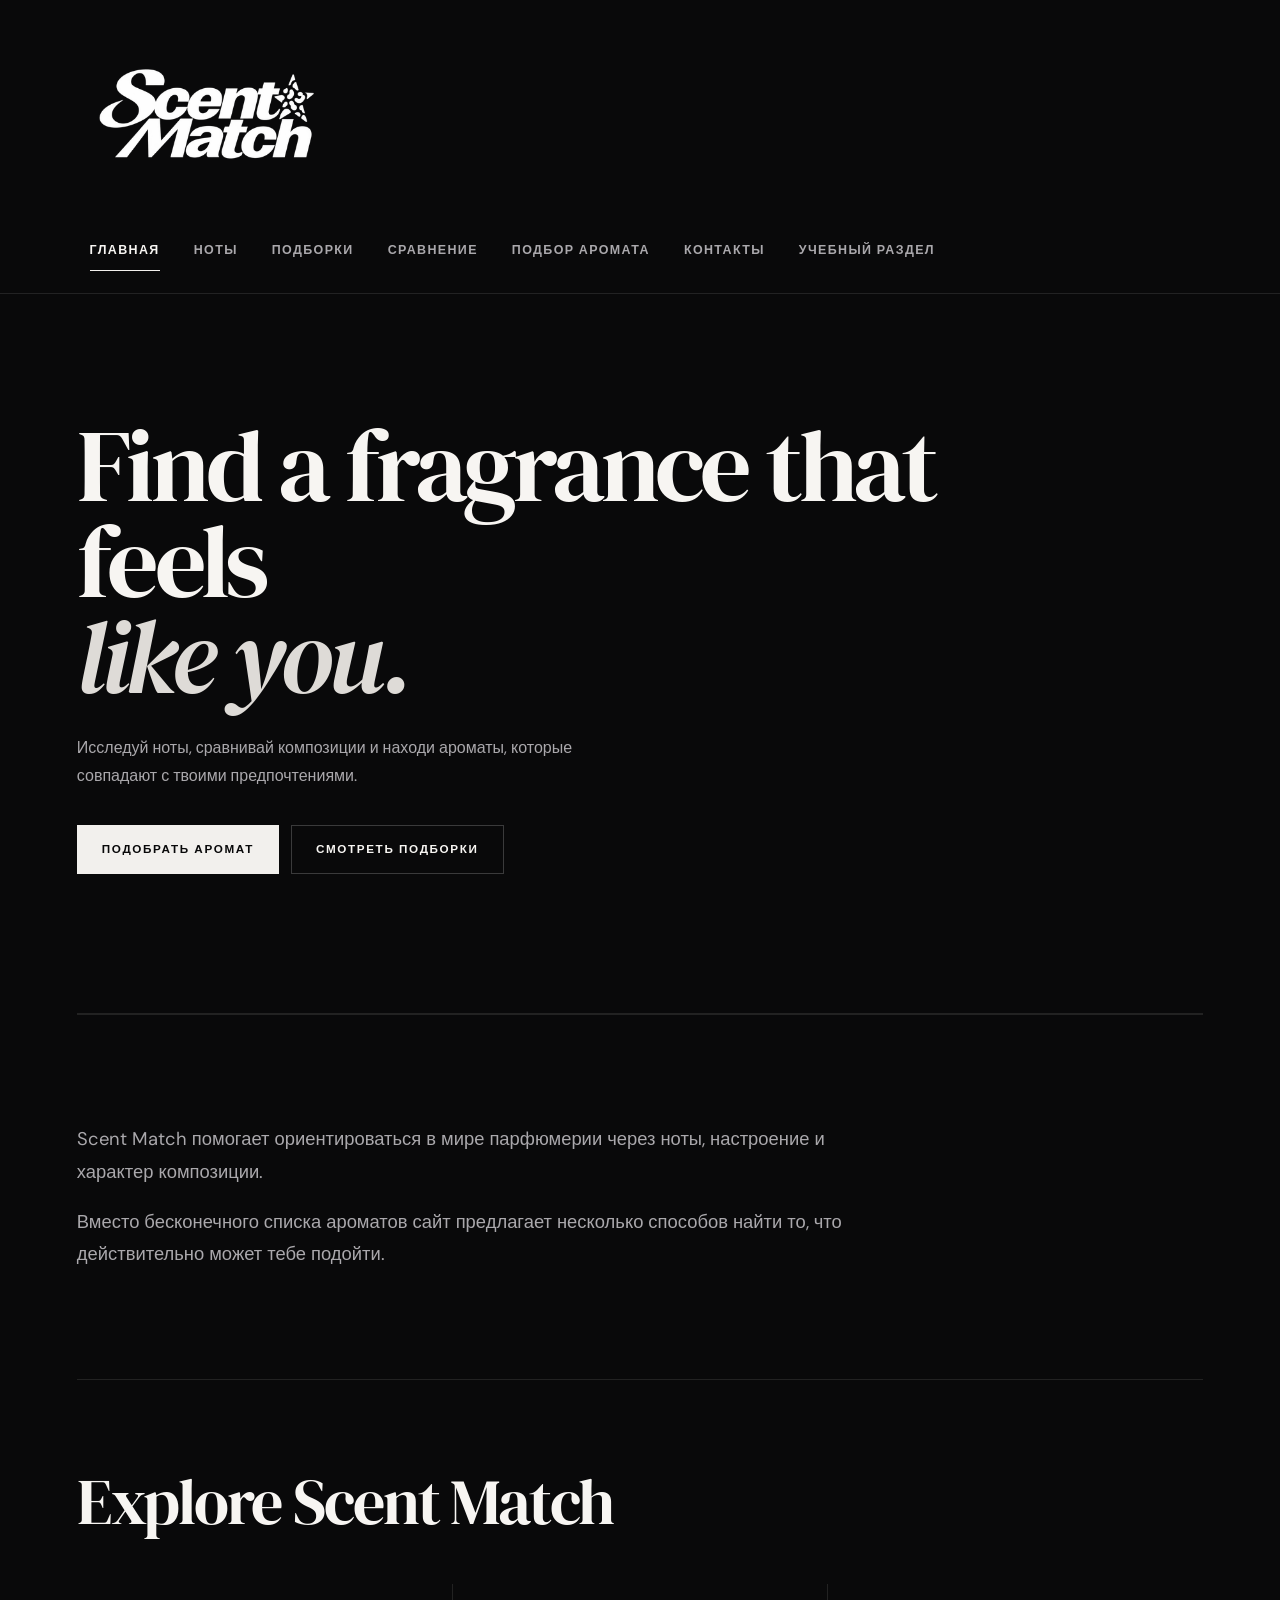
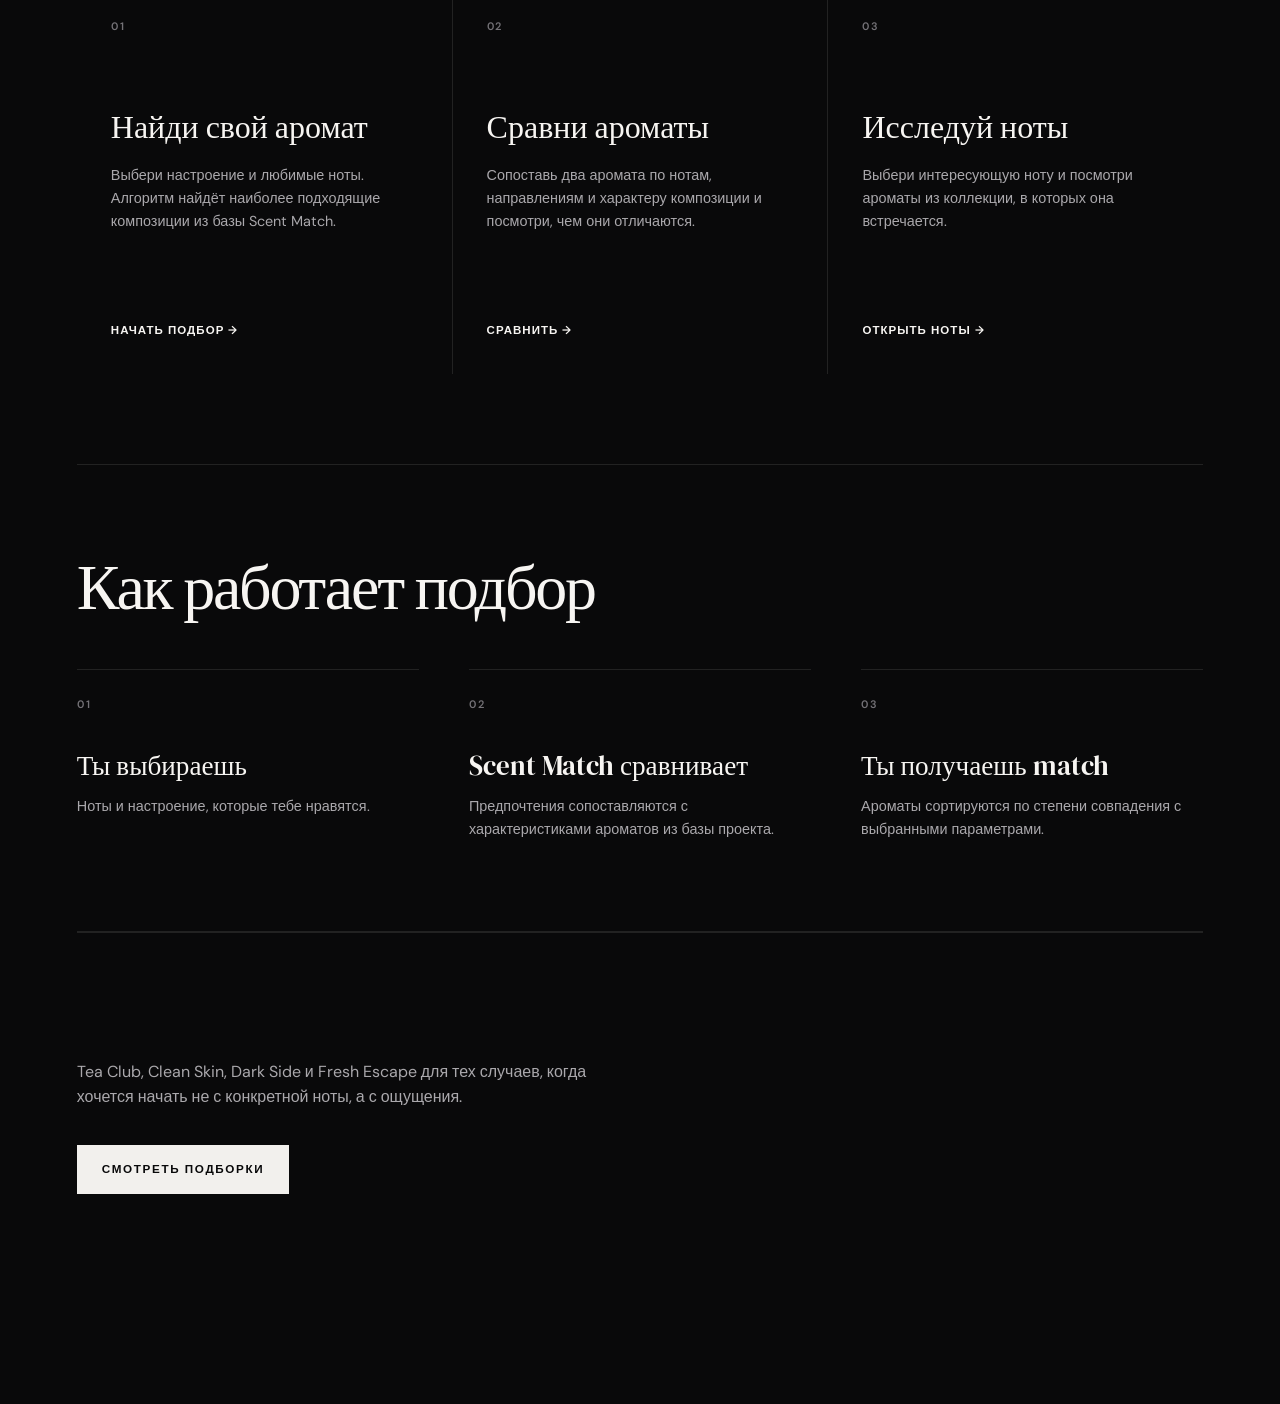
<file: index.html>
<!DOCTYPE html>

<html lang="ru">

<head>
    <meta charset="UTF-8">

    <meta
        name="viewport"
        content="width=device-width, initial-scale=1.0"
    >

    <title>Scent Match — подбор парфюма по нотам</title>

    <link
        rel="stylesheet"
        href="css/style.css"
    >
</head>


<body>

    <header>

        <a href="index.html">

            <img
                src="images/scent-match-logo.png"
                alt="Scent Match"
                width="220"
            >

        </a>


        <nav aria-label="Основная навигация">

            <a
                href="index.html"
                aria-current="page"
            >
                Главная
            </a>

            <a href="pages/notes.html#top">
                Ноты
            </a>

            <a href="pages/catalog.html">
                Подборки
            </a>

            <a href="pages/compare.html">
                Сравнение
            </a>

            <a href="pages/finder.html">
                Подбор аромата
            </a>

            <a href="pages/contact.html">
                Контакты
            </a>

            <a href="pages/algorithm.html">
               Учебный раздел
            </a>

        </nav>

    </header>



    <main class="home-page">


        <!-- HERO -->

        <section class="home-hero">

            <div class="home-hero-content">


                <h1>
                    Find a fragrance
                    that feels
                    <em>like you.</em>
                </h1>


                <p class="home-intro">
                    Исследуй ноты, сравнивай композиции
                    и находи ароматы, которые совпадают
                    с твоими предпочтениями.
                </p>


                <div class="home-actions">

                    <a
                        href="pages/finder.html"
                        class="button"
                    >
                        Подобрать аромат
                    </a>


                    <a
                        href="pages/catalog.html"
                        class="button secondary"
                    >
                        Смотреть подборки
                    </a>

                </div>

            </div>




        </section>



        <!-- INTRO -->

        <section class="home-intro-section">

            <div>

                <p>
                    Scent Match помогает ориентироваться
                    в мире парфюмерии через ноты,
                    настроение и характер композиции.
                </p>


                <p>
                    Вместо бесконечного списка ароматов
                    сайт предлагает несколько способов
                    найти то, что действительно может
                    тебе подойти.
                </p>

            </div>

        </section>



        <!-- FEATURES -->

        <section class="home-features">

            <div class="home-section-heading">

                <h2>
                    Explore Scent Match
                </h2>

            </div>



            <div class="home-feature-grid">


                <a
                    href="pages/finder.html"
                    class="home-feature"
                >

                    <span class="home-feature-number">
                        01
                    </span>

                    <h3>
                        Найди свой аромат
                    </h3>

                    <p>
                        Выбери настроение и любимые ноты.
                        Алгоритм найдёт наиболее подходящие
                        композиции из базы Scent Match.
                    </p>

                    <span class="home-feature-link">
                        Начать подбор →
                    </span>

                </a>



                <a
                    href="pages/compare.html"
                    class="home-feature"
                >

                    <span class="home-feature-number">
                        02
                    </span>

                    <h3>
                        Сравни ароматы
                    </h3>

                    <p>
                        Сопоставь два аромата по нотам,
                        направлениям и характеру композиции
                        и посмотри, чем они отличаются.
                    </p>

                    <span class="home-feature-link">
                        Сравнить →
                    </span>

                </a>



                <a
                    href="pages/notes.html"
                    class="home-feature"
                >

                    <span class="home-feature-number">
                        03
                    </span>

                    <h3>
                        Исследуй ноты
                    </h3>

                    <p>
                        Выбери интересующую ноту
                        и посмотри ароматы из коллекции,
                        в которых она встречается.
                    </p>

                    <span class="home-feature-link">
                        Открыть ноты →
                    </span>

                </a>


            </div>

        </section>



        <!-- HOW IT WORKS -->

        <section class="home-how">

            <div class="home-section-heading">

                <h2>
                    Как работает подбор
                </h2>

            </div>



            <div class="home-how-grid">


                <div class="home-how-item">

                    <span>01</span>

                    <h3>
                        Ты выбираешь
                    </h3>

                    <p>
                        Ноты и настроение,
                        которые тебе нравятся.
                    </p>

                </div>



                <div class="home-how-item">

                    <span>02</span>

                    <h3>
                        Scent Match сравнивает
                    </h3>

                    <p>
                        Предпочтения сопоставляются
                        с характеристиками ароматов
                        из базы проекта.
                    </p>

                </div>



                <div class="home-how-item">

                    <span>03</span>

                    <h3>
                        Ты получаешь match
                    </h3>

                    <p>
                        Ароматы сортируются
                        по степени совпадения
                        с выбранными параметрами.
                    </p>

                </div>


            </div>

        </section>



        <!-- COLLECTION CTA -->

        <section class="home-collection">

            <div>

                <p>
                    Tea Club, Clean Skin, Dark Side и Fresh Escape
                    для тех случаев, когда хочется
                    начать не с конкретной ноты,
                    а с ощущения.
                </p>


                <a
                    href="pages/catalog.html"
                    class="button"
                >
                    Смотреть подборки
                </a>

            </div>

        </section>

    </main>

</body>

</html>
</file>
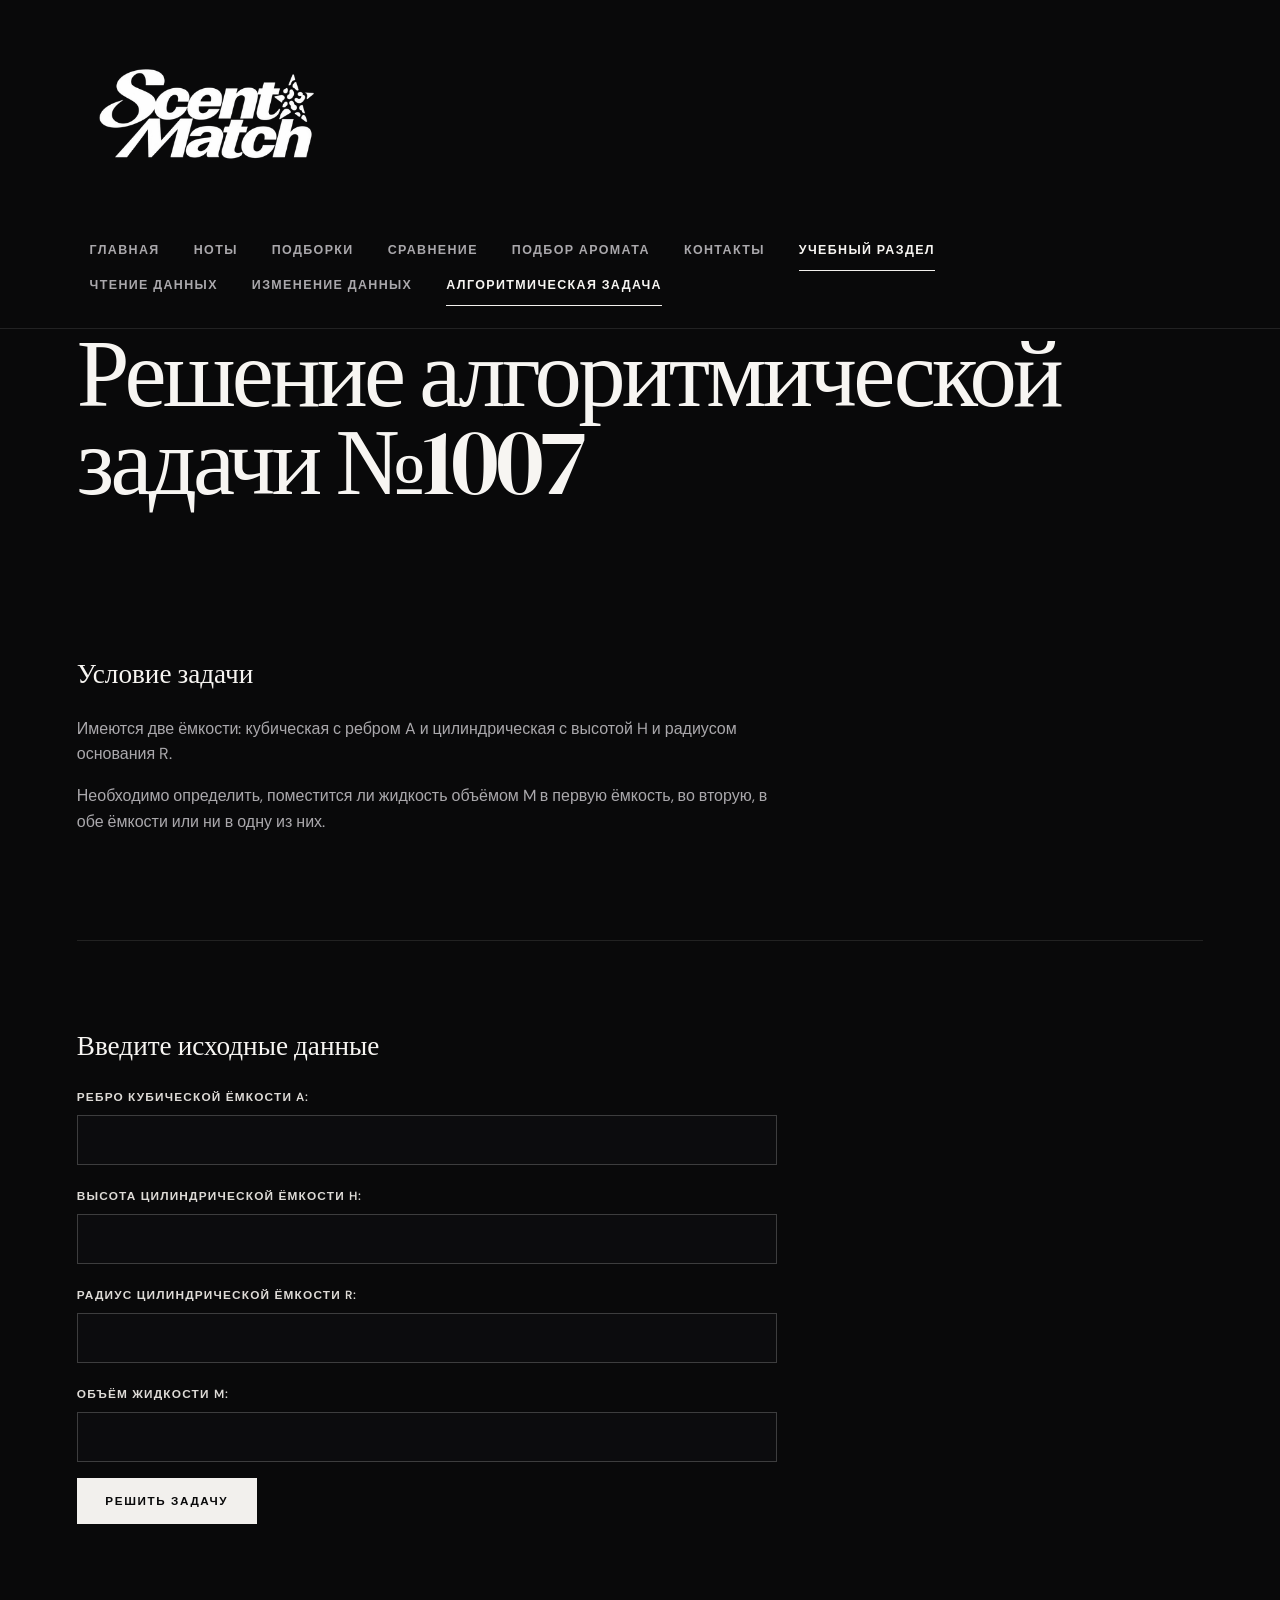
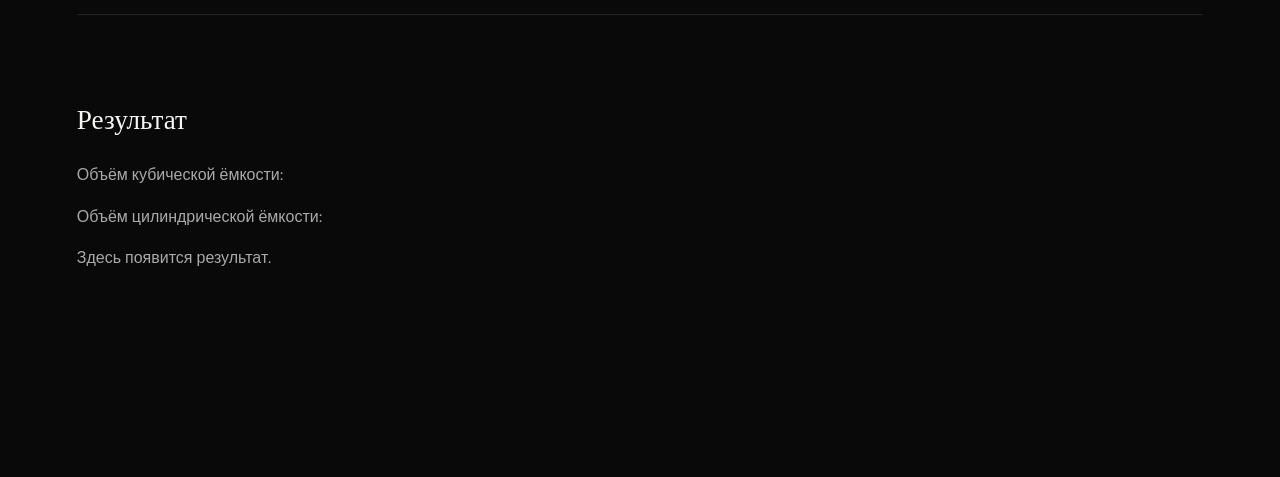
<file: pages/algorithm.html>
<!DOCTYPE html>

<html lang="ru">

<head>
    <meta charset="UTF-8">
    <meta
    name="viewport"
    content="width=device-width, initial-scale=1.0"
>
    <title>Решение алгоритмической задачи</title>
    <link
    rel="stylesheet"
    href="../css/style.css">
</head>

<body>

    <header>

        <a href="../index.html">
    <img
        src="../images/scent-match-logo.png"
        alt="Scent Match"
        width="220">
</a>

        <nav aria-label="Основная навигация"> 
            <a href="../index.html">Главная</a>
            <a href="notes.html#top">
                Ноты
            </a>
            <a href="catalog.html">Подборки</a>
            <a href="compare.html">Сравнение</a>
            <a href="finder.html">Подбор аромата</a>
            <a href="contact.html">Контакты</a>
            <a
               href="algorithm.html"
               aria-current="page"
            >
               Учебный раздел
            </a>
        </nav>

        <nav aria-label="Учебная навигация">
            <a href="dom-read.html">Чтение данных</a>
            <a href="dom-change.html">Изменение данных</a>
            <a href="algorithm.html" aria-current="page">
                Алгоритмическая задача
            </a>
        </nav>

    </header>


    <main>

        <h1>Решение алгоритмической задачи №1007</h1>

        <section>

            <h3>Условие задачи</h3>

            <p>
                Имеются две ёмкости:
                кубическая с ребром A и цилиндрическая
                с высотой H и радиусом основания R.
            </p>

            <p>
                Необходимо определить, поместится ли жидкость
                объёмом M в первую ёмкость, во вторую,
                в обе ёмкости или ни в одну из них.
            </p>

        </section>


        <section>

            <h3>Введите исходные данные</h3>

            <p>
                <label for="a">
                    Ребро кубической ёмкости A:
                </label>

                <input
                    type="number"
                    id="a"
                    min="0"
                    step="any">
            </p>


            <p>
                <label for="h">
                    Высота цилиндрической ёмкости H:
                </label>

                <input
                    type="number"
                    id="h"
                    min="0"
                    step="any">
            </p>


            <p>
                <label for="r">
                    Радиус цилиндрической ёмкости R:
                </label>

                <input
                    type="number"
                    id="r"
                    min="0"
                    step="any">
            </p>


            <p>
                <label for="m">
                    Объём жидкости M:
                </label>

                <input
                    type="number"
                    id="m"
                    min="0"
                    step="any">
            </p>


            <button type="button" id="solve">
                Решить задачу
            </button>

        </section>


        <section>

            <h3>Результат</h3>

            <p id="cube-volume">
                Объём кубической ёмкости:
            </p>

            <p id="cylinder-volume">
                Объём цилиндрической ёмкости:
            </p>

            <p
                id="result"
                aria-live="polite"
            >
                Здесь появится результат.
            </p>

        </section>

    </main>


    <script src="../js/algorithm.js"></script>

</body>

</html>
</file>
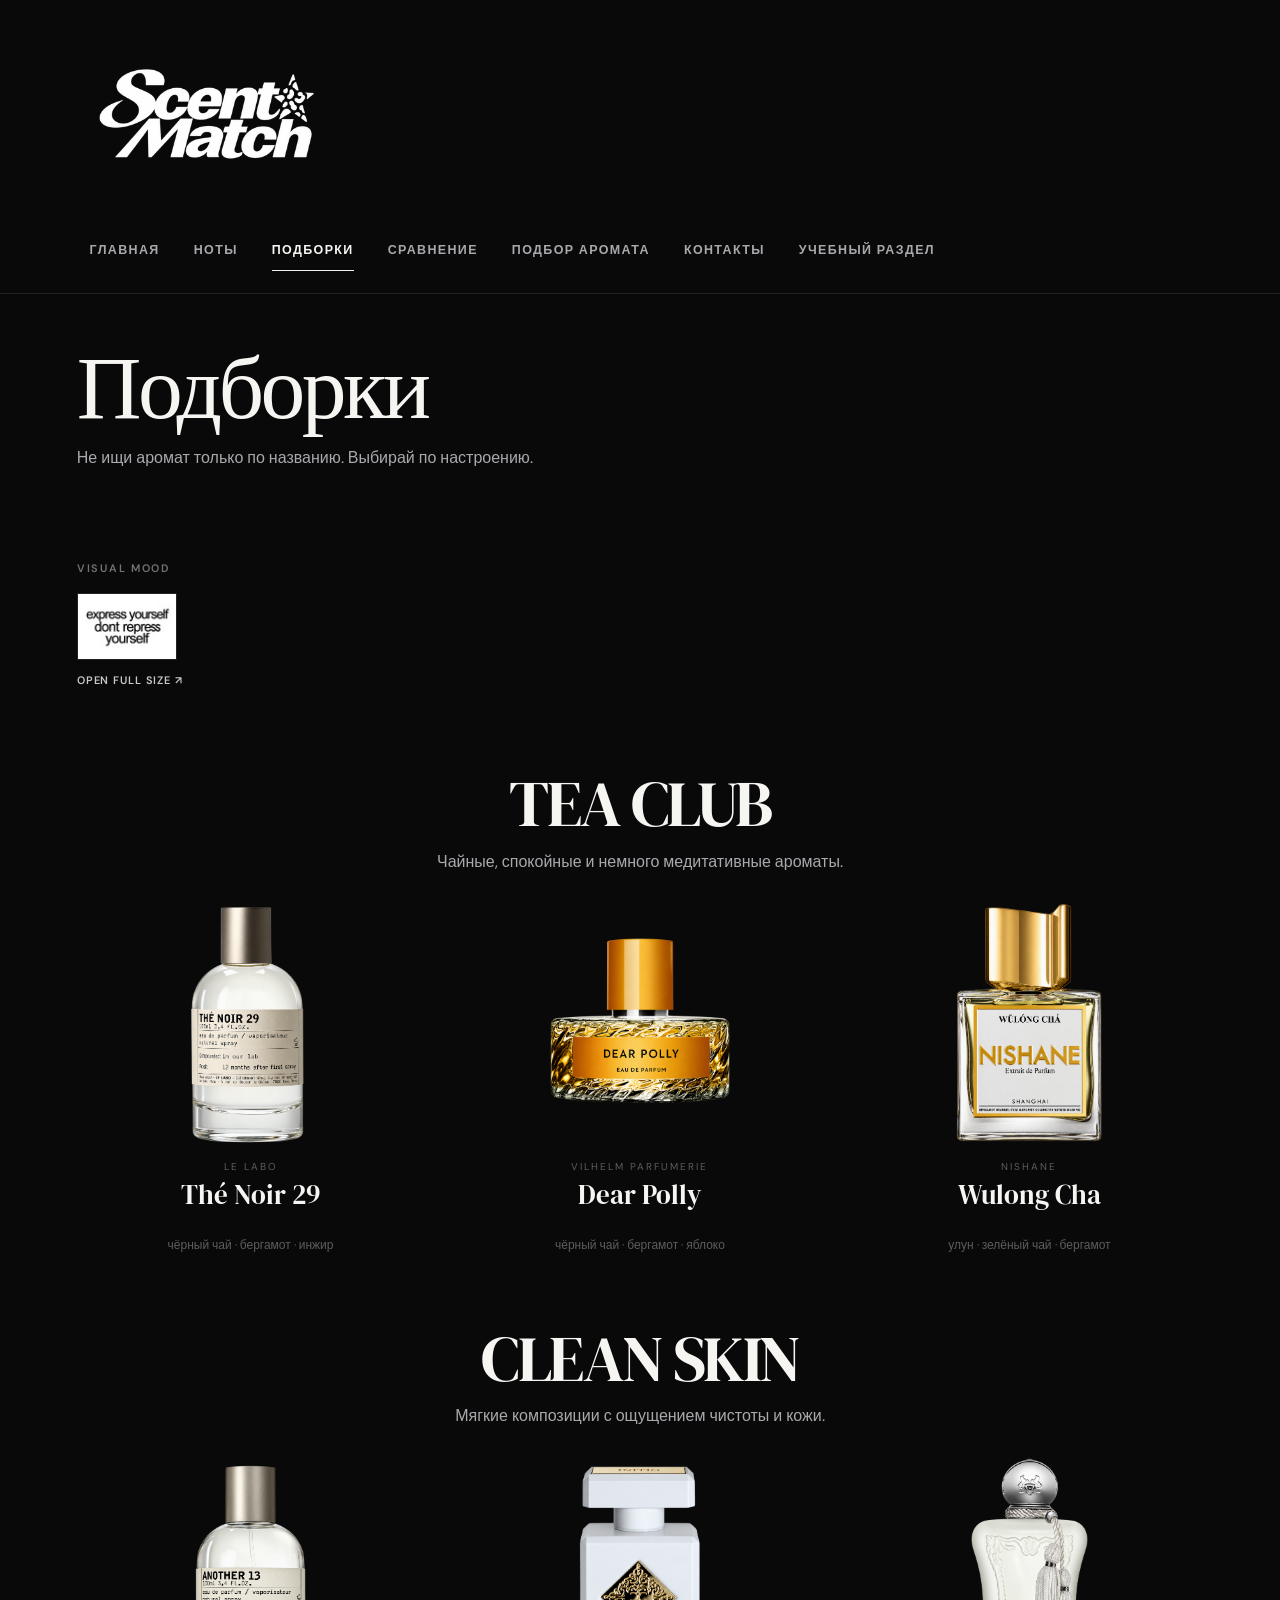
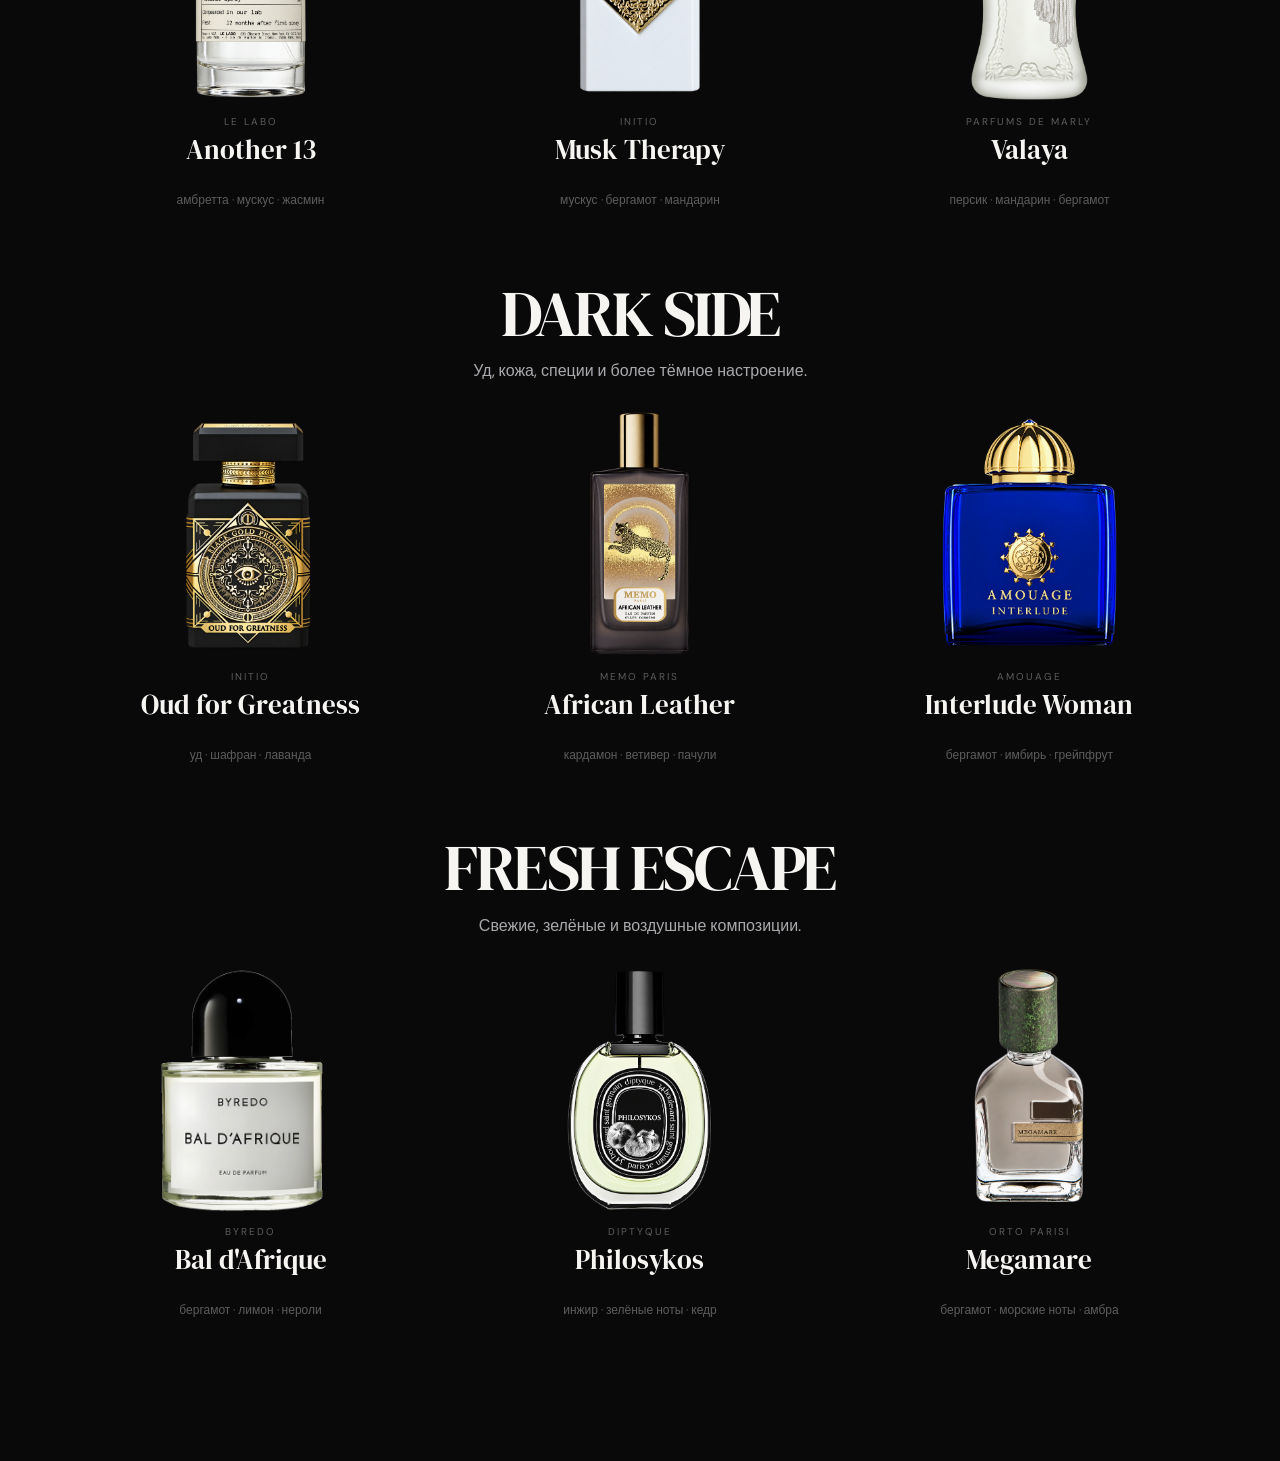
<file: pages/catalog.html>
<!DOCTYPE html>

<html lang="ru">

<head>
    <meta charset="UTF-8">

    <meta
        name="viewport"
        content="width=device-width, initial-scale=1.0"
    >

    <title>Подборки — Scent Match</title>

    <link
        rel="stylesheet"
        href="../css/style.css"
    >
</head>


<body>

    <header>

        <a href="../index.html">

            <img
                src="../images/scent-match-logo.png"
                alt="Scent Match"
                width="220"
            >

        </a>


        <nav aria-label="Основная навигация">

            <a href="../index.html">
                Главная
            </a>

            <a href="notes.html#top">
                Ноты
            </a>

            <a
                href="catalog.html"
                aria-current="page"
            >
                Подборки
            </a>

            <a href="compare.html">
                Сравнение
            </a>

            <a href="finder.html">
                Подбор аромата
            </a>

            <a href="contact.html">
                Контакты
            </a>

            <a href="algorithm.html">
                Учебный раздел
            </a>

        </nav>

    </header>



    <main class="catalog-page">


        <section class="catalog-hero">

            <h1>
                Подборки
            </h1>

            <p>
                Не ищи аромат только по названию.
                Выбирай по настроению.
            </p>

        </section>



        <section class="catalog-visual">

            <p class="catalog-visual-label">
                VISUAL MOOD
            </p>


            <a
                href="../images/visual-mood.jpg"
                target="_blank"
                rel="noopener noreferrer"
                class="catalog-visual-link"
                title="Открыть изображение в полном размере"
            >

                <img
                    src="../images/visual-mood-thumb.jpg"
                    alt="Визуальное настроение Scent Match"
                    class="catalog-visual-thumb"
                >

            </a>


            <a
                href="../images/visual-mood.jpg"
                target="_blank"
                rel="noopener noreferrer"
                class="catalog-visual-open"
            >
                Open full size ↗
            </a>

        </section>



        <div id="collections"></div>


    </main>



    <script src="../js/perfumes.js"></script>
    <script src="../js/catalog.js"></script>

</body>

</html>
</file>
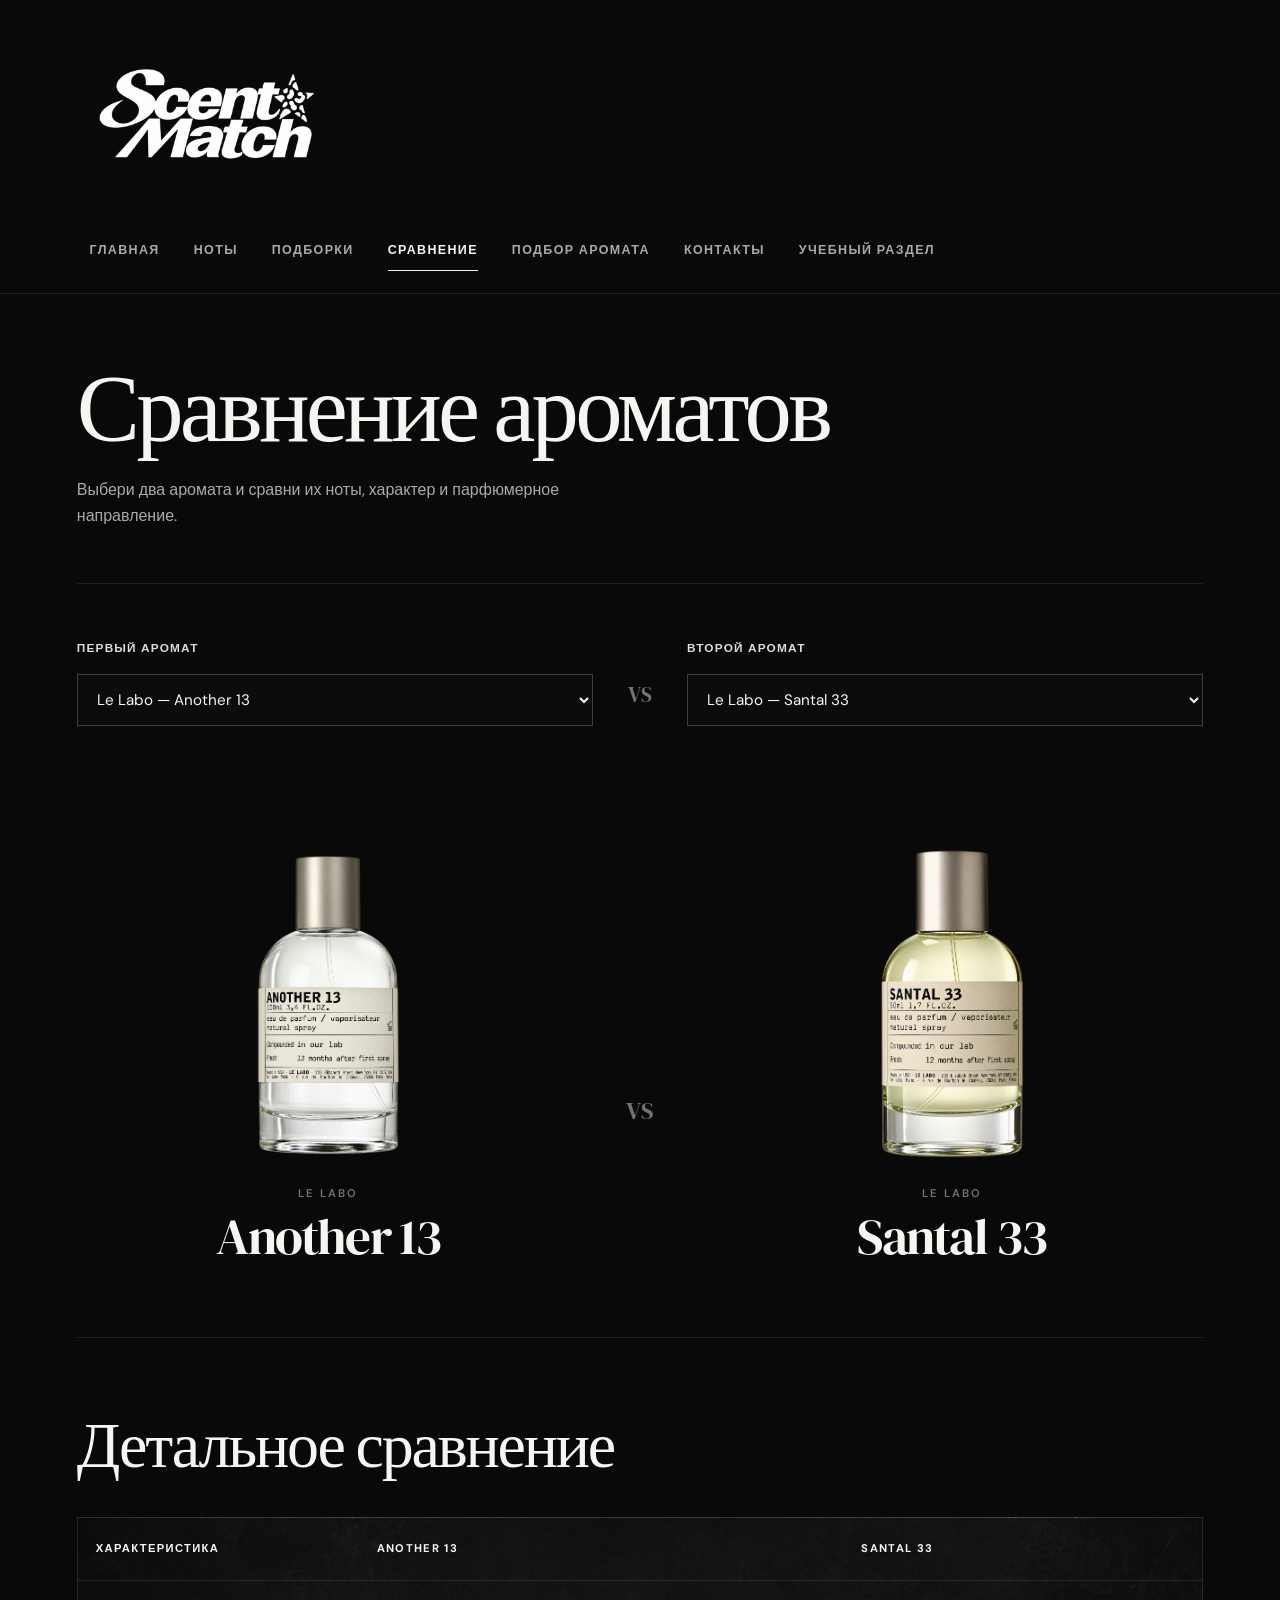
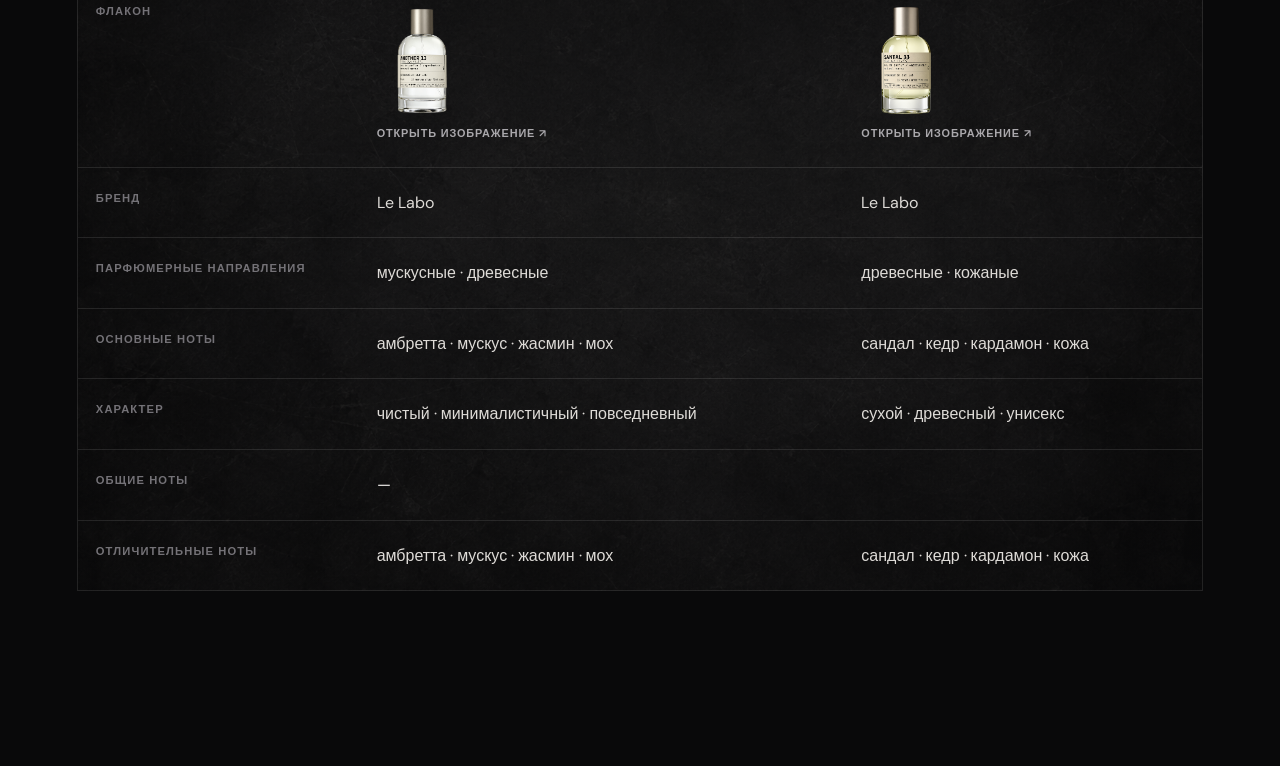
<file: pages/compare.html>
<!DOCTYPE html>

<html lang="ru">

<head>
    <meta charset="UTF-8">

    <meta
        name="viewport"
        content="width=device-width, initial-scale=1.0"
    >

    <title>Сравнение — Scent Match</title>

    <link
        rel="stylesheet"
        href="../css/style.css"
    >
</head>


<body>

    <header>

        <a href="../index.html">

            <img
                src="../images/scent-match-logo.png"
                alt="Scent Match"
                width="220"
            >

        </a>


        <nav aria-label="Основная навигация">

            <a href="../index.html">
                Главная
            </a>

            <a href="notes.html#top">
                Ноты
            </a>

            <a href="catalog.html">
                Подборки
            </a>

            <a
                href="compare.html"
                aria-current="page"
            >
                Сравнение
            </a>

            <a href="finder.html">
                Подбор аромата
            </a>

            <a href="contact.html">
                Контакты
            </a>

            <a href="algorithm.html">
                Учебный раздел
            </a>

        </nav>

    </header>



    <main class="compare-page">


        <!-- HERO -->

        <section class="compare-hero">

            <h1>
                Сравнение ароматов
            </h1>

            <p>
                Выбери два аромата и сравни их ноты,
                характер и парфюмерное направление.
            </p>

        </section>



        <!-- SELECTORS -->

        <section class="compare-selector">

            <div class="compare-select-block">

                <label for="perfume-one">
                    Первый аромат
                </label>

                <select id="perfume-one">
                </select>

            </div>


            <div class="compare-versus">
                VS
            </div>


            <div class="compare-select-block">

                <label for="perfume-two">
                    Второй аромат
                </label>

                <select id="perfume-two">
                </select>

            </div>

        </section>



        <p
            id="compare-message"
            class="compare-message"
            aria-live="polite"
        ></p>



        <!-- VISUAL -->

        <section class="compare-visual">

            <article class="compare-perfume">

                <div class="compare-image">

                    <img
                        id="compare-image-one"
                        src=""
                        alt=""
                    >

                </div>

                <p
                    id="compare-brand-one"
                    class="compare-brand"
                ></p>

                <h2 id="compare-name-one"></h2>

            </article>



            <div class="compare-divider">
                VS
            </div>



            <article class="compare-perfume">

                <div class="compare-image">

                    <img
                        id="compare-image-two"
                        src=""
                        alt=""
                    >

                </div>

                <p
                    id="compare-brand-two"
                    class="compare-brand"
                ></p>

                <h2 id="compare-name-two"></h2>

            </article>

        </section>



        <!-- TABLE -->

        <section class="compare-details">

            <h2>
                Детальное сравнение
            </h2>


            <div class="compare-table-wrapper">

                <table class="compare-table">

                    <thead>

                        <tr>

                            <th>
                                Характеристика
                            </th>

                            <th id="table-name-one">
                                Аромат 1
                            </th>

                            <th id="table-name-two">
                                Аромат 2
                            </th>

                        </tr>

                    </thead>


                    <tbody>


                        <tr class="compare-image-row">

                            <th>
                                Флакон
                            </th>

                            <td>

                                <a
                                    id="table-image-link-one"
                                    class="compare-table-image-link"
                                    href="#"
                                    target="_blank"
                                    rel="noopener noreferrer"
                                >

                                    <img
                                        id="table-image-one"
                                        class="compare-table-image"
                                        src=""
                                        alt=""
                                    >

                                    <span>
                                        Открыть изображение ↗
                                    </span>

                                </a>

                            </td>


                            <td>

                                <a
                                    id="table-image-link-two"
                                    class="compare-table-image-link"
                                    href="#"
                                    target="_blank"
                                    rel="noopener noreferrer"
                                >

                                    <img
                                        id="table-image-two"
                                        class="compare-table-image"
                                        src=""
                                        alt=""
                                    >

                                    <span>
                                        Открыть изображение ↗
                                    </span>

                                </a>

                            </td>

                        </tr>



                        <tr>

                            <th>
                                Бренд
                            </th>

                            <td id="compare-table-brand-one"></td>

                            <td id="compare-table-brand-two"></td>

                        </tr>



                        <tr>

                            <th>
                                Парфюмерные направления
                            </th>

                            <td id="compare-family-one"></td>

                            <td id="compare-family-two"></td>

                        </tr>



                        <tr>

                            <th>
                                Основные ноты
                            </th>

                            <td id="compare-notes-one"></td>

                            <td id="compare-notes-two"></td>

                        </tr>



                        <tr>

                            <th>
                                Характер
                            </th>

                            <td id="compare-moods-one"></td>

                            <td id="compare-moods-two"></td>

                        </tr>



                        <tr class="compare-common-row">

                            <th>
                                Общие ноты
                            </th>

                            <td
                                id="compare-common-notes"
                                colspan="2"
                            ></td>

                        </tr>



                        <tr>

                            <th>
                                Отличительные ноты
                            </th>

                            <td id="compare-unique-one"></td>

                            <td id="compare-unique-two"></td>

                        </tr>


                    </tbody>

                </table>

            </div>

        </section>


    </main>



    <script src="../js/perfumes.js"></script>
    <script src="../js/compare.js"></script>

</body>

</html>
</file>
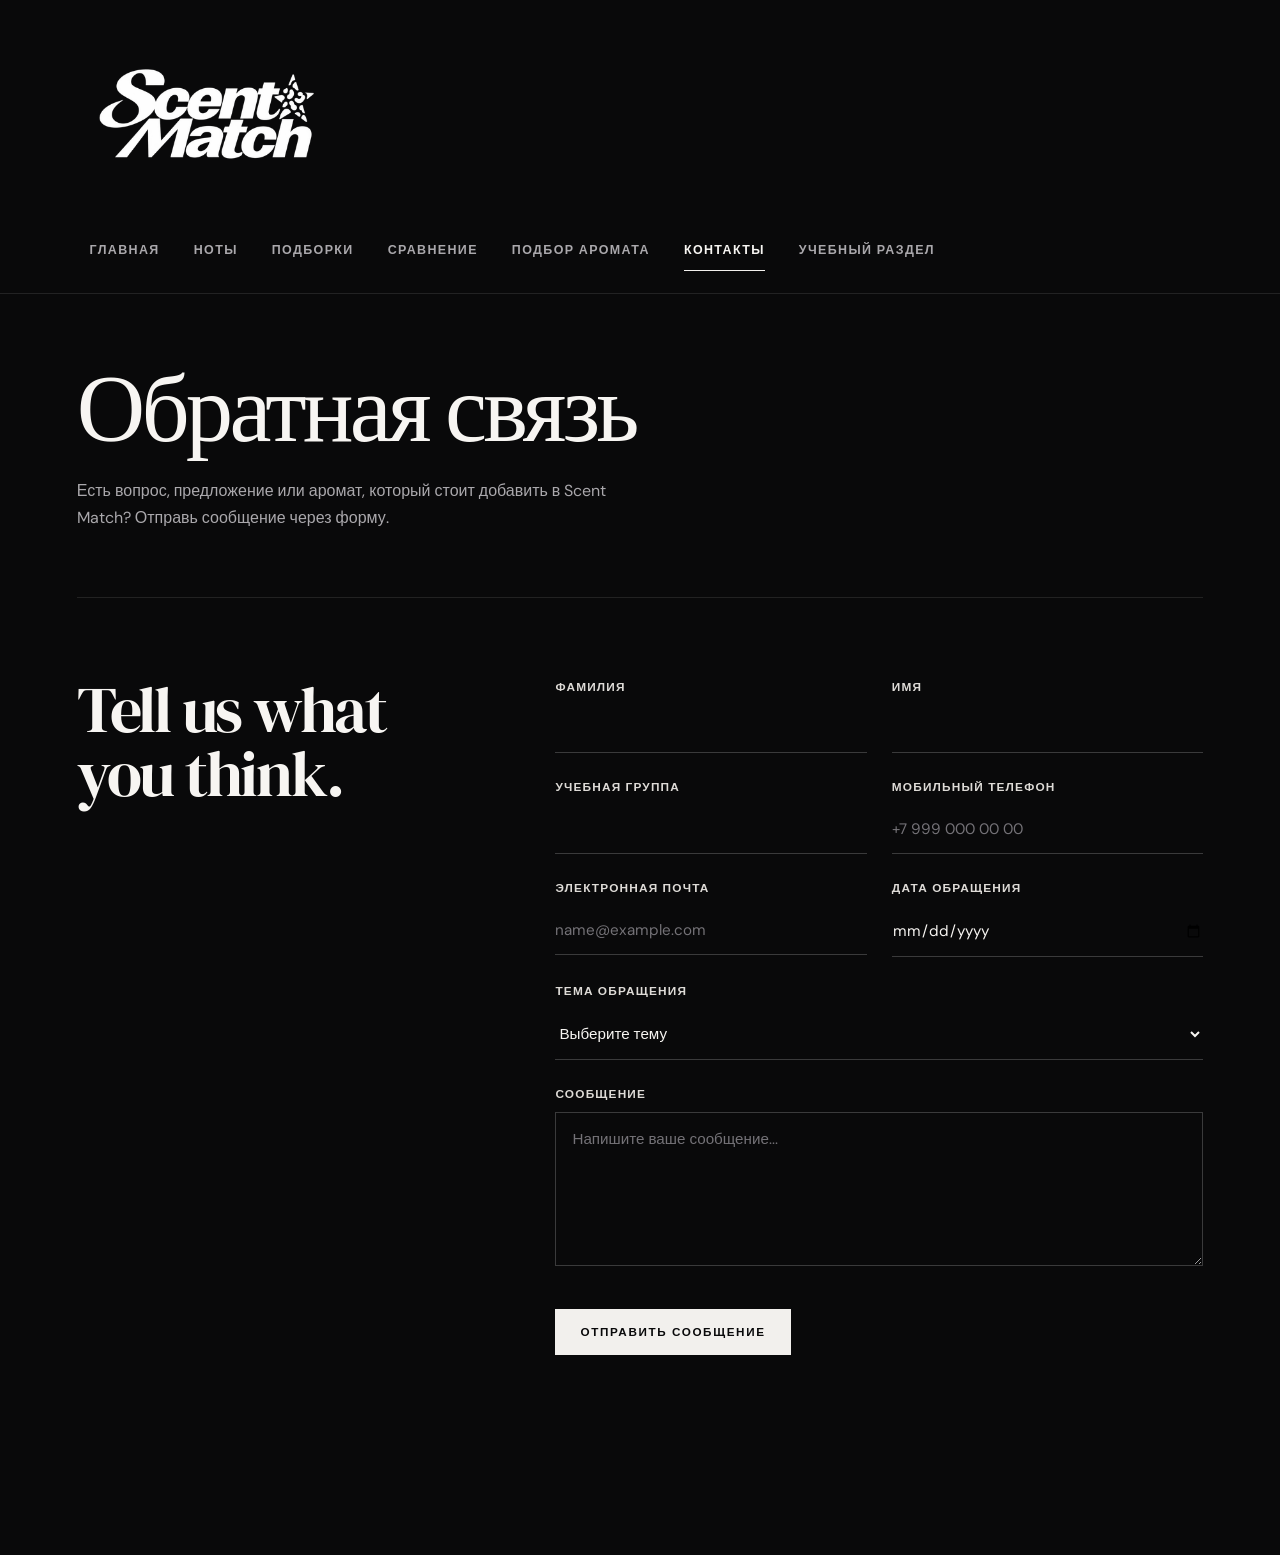
<file: pages/contact.html>
<!DOCTYPE html>

<html lang="ru">

<head>
    <meta charset="UTF-8">

    <meta
        name="viewport"
        content="width=device-width, initial-scale=1.0"
    >

    <title>Контакты — Scent Match</title>

    <link
        rel="stylesheet"
        href="../css/style.css"
    >
</head>


<body>

    <header>

        <a href="../index.html">

            <img
                src="../images/scent-match-logo.png"
                alt="Scent Match"
                width="220"
            >

        </a>


        <nav aria-label="Основная навигация">

            <a href="../index.html">
                Главная
            </a>

            <a href="notes.html#top">
                Ноты
            </a>

            <a href="catalog.html">
                Подборки
            </a>

            <a href="compare.html">
                Сравнение
            </a>

            <a href="finder.html">
                Подбор аромата
            </a>

            <a
                href="contact.html"
                aria-current="page"
            >
                Контакты
            </a>

            <a href="algorithm.html">
                Учебный раздел
            </a>
        </nav>

    </header>



    <main class="contact-page">


        <!-- HERO -->

        <section class="contact-hero">

            <h1>
                Обратная связь
            </h1>

            <p>
                Есть вопрос, предложение или аромат,
                который стоит добавить в Scent Match?
                Отправь сообщение через форму.
            </p>

        </section>



        <!-- CONTACT -->

        <section class="contact-content">


            <div class="contact-info">


                <h2>
                    Tell us what you think.
                </h2>

            </div>



            <form
                class="contact-form"
                action="https://httpbin.org/post"
                method="post"
            >


                <div class="contact-form-grid">


                    <p>

                        <label for="surname">
                            Фамилия
                        </label>

                        <input
                            type="text"
                            id="surname"
                            name="surname"
                            required
                        >

                    </p>



                    <p>

                        <label for="name">
                            Имя
                        </label>

                        <input
                            type="text"
                            id="name"
                            name="name"
                            required
                        >

                    </p>



                    <p>

                        <label for="group">
                            Учебная группа
                        </label>

                        <input
                            type="text"
                            id="group"
                            name="group"
                            required
                        >

                    </p>



                    <p>

                        <label for="phone">
                            Мобильный телефон
                        </label>

                        <input
                            type="tel"
                            id="phone"
                            name="phone"
                            placeholder="+7 999 000 00 00"
                            required
                        >

                    </p>



                    <p>

                        <label for="email">
                            Электронная почта
                        </label>

                        <input
                            type="email"
                            id="email"
                            name="email"
                            placeholder="name@example.com"
                            required
                        >

                    </p>



                    <p>

                        <label for="message-date">
                            Дата обращения
                        </label>

                        <input
                            type="date"
                            id="message-date"
                            name="message_date"
                            required
                        >

                    </p>


                </div>



                <p>

                    <label for="subject">
                        Тема обращения
                    </label>

                    <select
                        id="subject"
                        name="subject"
                        required
                    >

                        <option
                            value=""
                            disabled
                            selected
                        >
                            Выберите тему
                        </option>

                        <option value="question">
                            Вопрос о работе сервиса
                        </option>

                        <option value="perfume">
                            Предложить аромат для подборок
                        </option>

                        <option value="feedback">
                            Отзыв о Scent Match
                        </option>

                        <option value="other">
                            Другое
                        </option>

                    </select>

                </p>



                <p>

                    <label for="message">
                        Сообщение
                    </label>

                    <textarea
                        id="message"
                        name="message"
                        rows="6"
                        placeholder="Напишите ваше сообщение..."
                        required
                    ></textarea>

                </p>



                <input
                    type="hidden"
                    name="form_type"
                    value="contact"
                >



                <div class="contact-submit">

                    <button type="submit">
                        Отправить сообщение
                    </button>

                </div>


            </form>


        </section>


    </main>



</body>

</html>
</file>
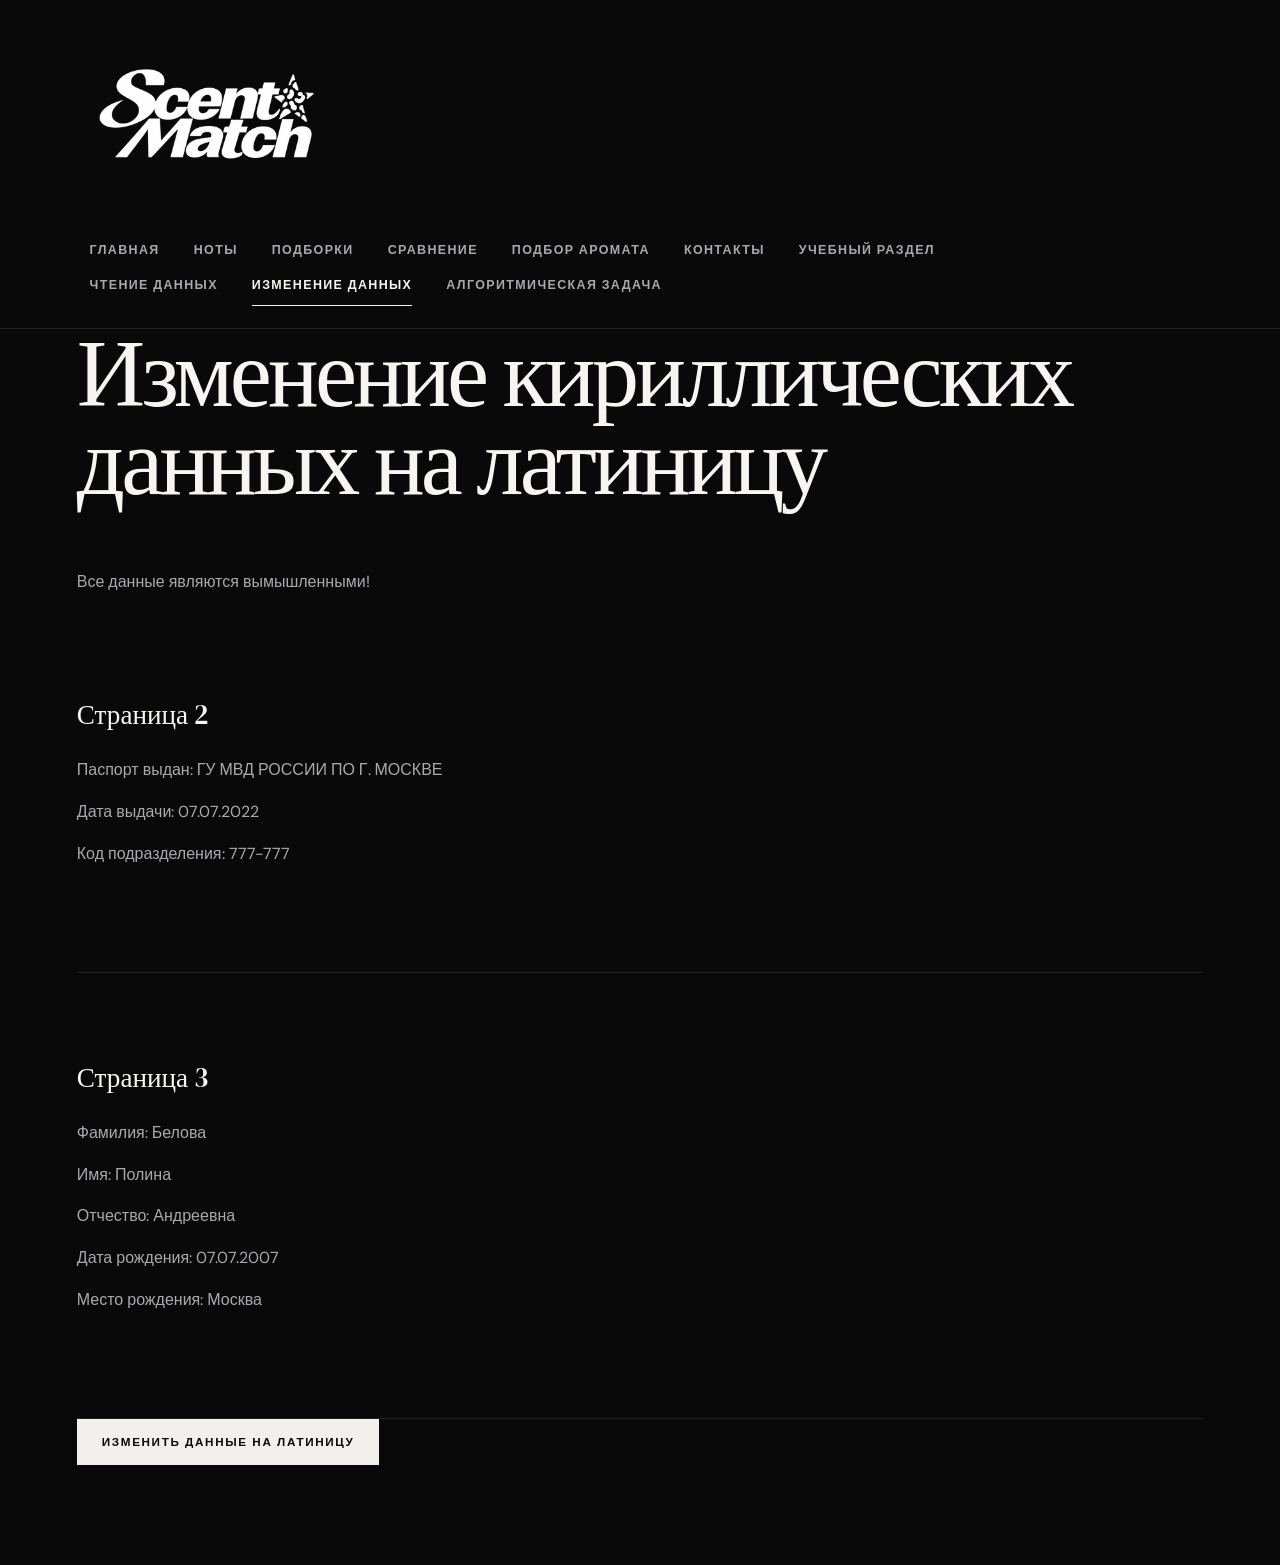
<file: pages/dom-change.html>
<!DOCTYPE html>

<html lang="ru">

<head>
    <meta charset="UTF-8">
   <meta
    name="viewport"
    content="width=device-width, initial-scale=1.0"
> 
    <title>DOM — изменение данных</title>
    <link
    rel="stylesheet"
    href="../css/style.css">
</head>

<body>

    <header>
       <a href="../index.html">
    <img
        src="../images/scent-match-logo.png"
        alt="Scent Match"
        width="220">
</a> 

        <nav aria-label="Основная навигация">
            <a href="../index.html">Главная</a>
            <a href="notes.html#top">
                Ноты
            </a>
            <a href="catalog.html">Подборки</a>
            <a href="compare.html">Сравнение</a>
            <a href="finder.html">Подбор аромата</a>
            <a href="contact.html">Контакты</a>
            <a href="algorithm.html">
                Учебный раздел
            </a>
        </nav>

        <nav aria-label="Учебная навигация">
            <a href="dom-read.html">Чтение данных</a>
            <a href="dom-change.html" aria-current="page">Изменение данных</a>
            <a href="algorithm.html">Алгоритмическая задача</a>
        </nav>
    </header>


    <main>

        <h1>Изменение кириллических данных на латиницу</h1>

        <p>
            Все данные являются вымышленными!
        </p>

        <section>

    <h3>Страница 2</h3>

    <p>
        Паспорт выдан:
        <span id="issuer">
            ГУ МВД РОССИИ ПО Г. МОСКВЕ
        </span>
    </p>

    <p>
        Дата выдачи:
        <span>07.07.2022</span>
    </p>

    <p>
        Код подразделения:
        <span>777-777</span>
    </p>

</section>

        <section>

            <h3>Страница 3</h3>

            <p>
                Фамилия:
                <span id="surname">Белова</span>
            </p>

            <p>
                Имя:
                <span id="name">Полина</span>
            </p>

            <p>
                Отчество:
                <span id="patronymic">Андреевна</span>
            </p>

            <p>
                Дата рождения:
                <span>07.07.2007</span>
            </p>

            <p>
                Место рождения:
                <span id="birthplace">Москва</span>
            </p>

        </section>


        <button type="button" id="change-data">
            Изменить данные на латиницу
        </button>

    </main>

<script>

    let latin = false;

    const changeButton =
        document.getElementById("change-data");

    changeButton.onclick = function () {

        if (!latin) {

            document.getElementById("issuer").textContent =
                "GU MVD ROSSII PO G. MOSKVE";

            document.getElementById("surname").textContent =
                "Belova";

            document.getElementById("name").textContent =
                "Polina";

            document.getElementById("patronymic").textContent =
                "Andreevna";

            document.getElementById("birthplace").textContent =
                "Moskva";

            changeButton.textContent =
                "Вернуть данные на кириллицу";

            latin = true;

        } else {

            document.getElementById("issuer").textContent =
                "ГУ МВД РОССИИ ПО Г. МОСКВЕ";

            document.getElementById("surname").textContent =
                "Белова";

            document.getElementById("name").textContent =
                "Полина";

            document.getElementById("patronymic").textContent =
                "Андреевна";

            document.getElementById("birthplace").textContent =
                "Москва";

            changeButton.textContent =
                "Изменить данные на латиницу";

            latin = false;

        }

    };

</script>
    

</body>

</html>
</file>
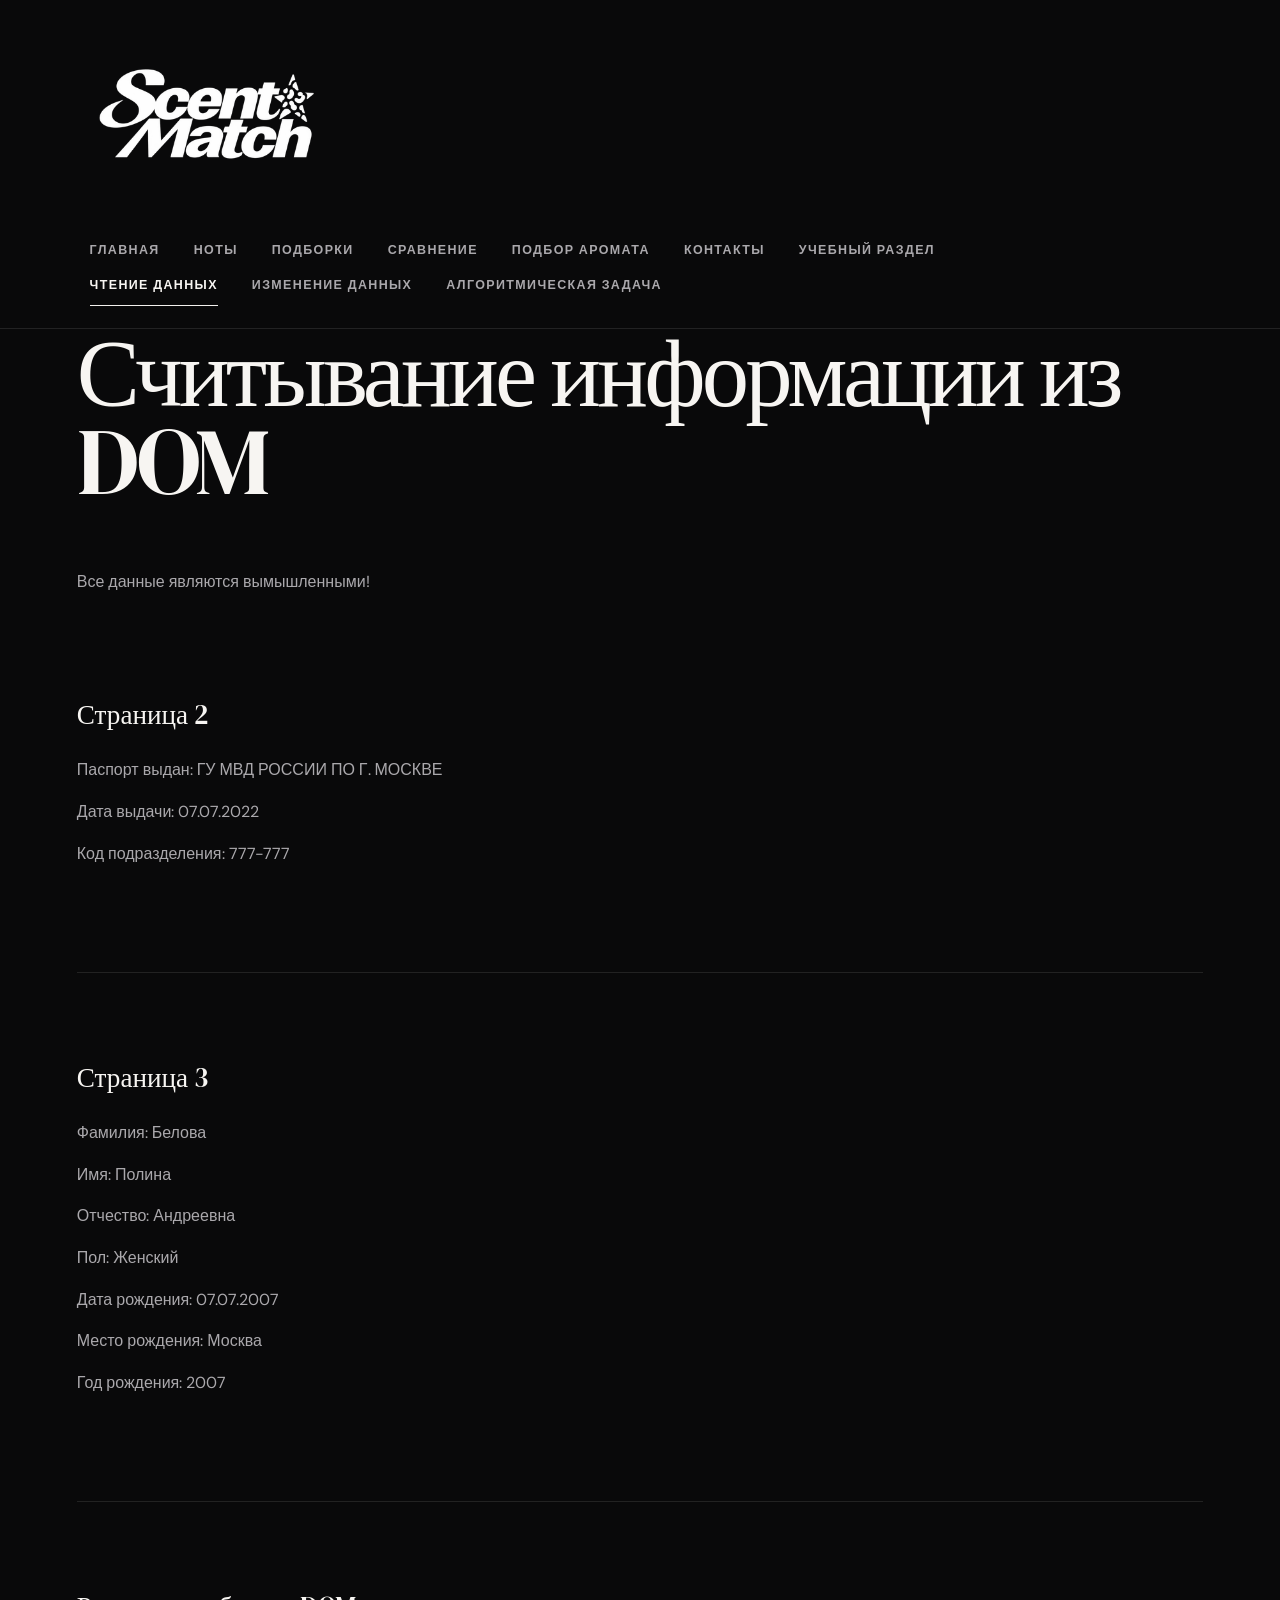
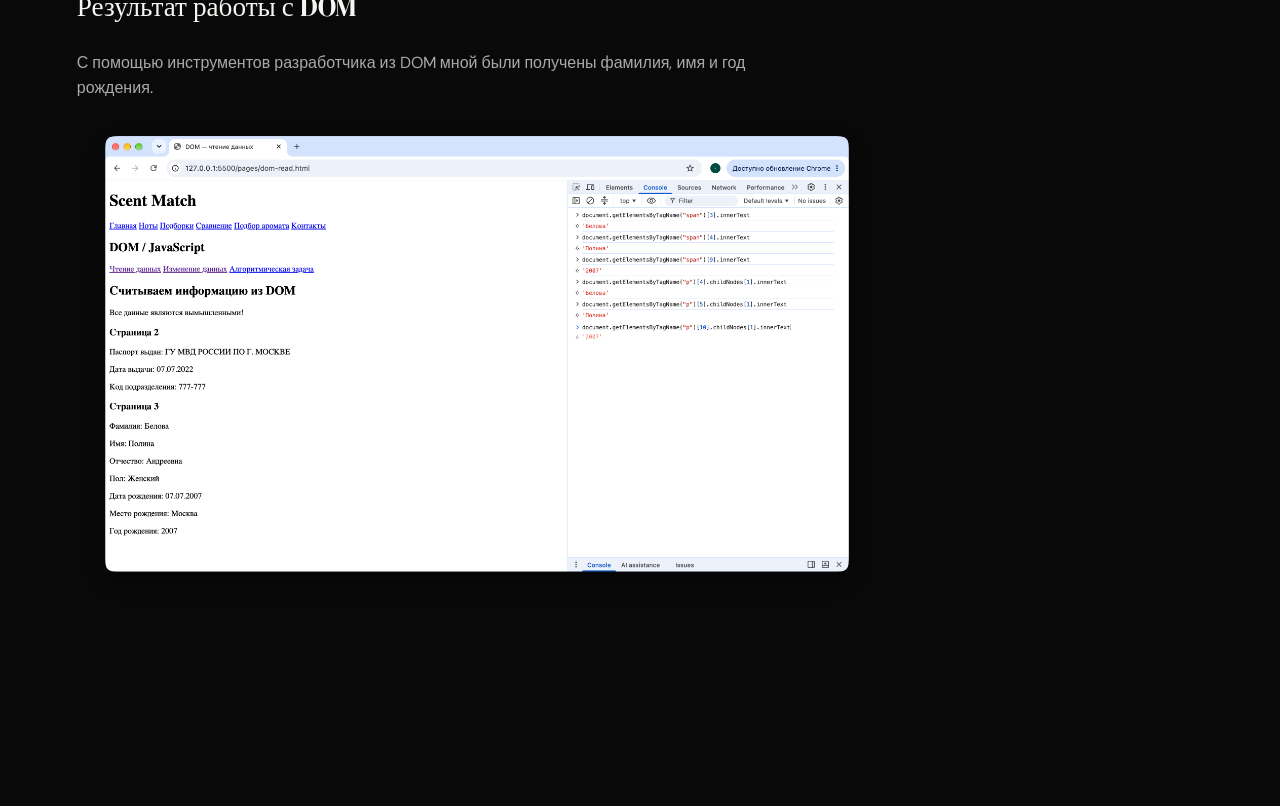
<file: pages/dom-read.html>
<!DOCTYPE html>

<html lang="ru">

<head>
    <meta charset="UTF-8">
    <meta
    name="viewport"
    content="width=device-width, initial-scale=1.0"
>
    <title>DOM - чтение данных</title>
    <link
    rel="stylesheet"
    href="../css/style.css">
</head>

<body>

    <header>
        <a href="../index.html">
    <img
        src="../images/scent-match-logo.png"
        alt="Scent Match"
        width="220">
</a>

        <nav aria-label="Основная навигация">
            <a href="../index.html">Главная</a>
            <a href="notes.html#top">
                Ноты
            </a>
            <a href="catalog.html">Подборки</a>
            <a href="compare.html">Сравнение</a>
            <a href="finder.html">Подбор аромата</a>
            <a href="contact.html">Контакты</a>
            <a href="algorithm.html">
                Учебный раздел
            </a>
        </nav>

        <nav aria-label="Учебная навигация">
            <a href="dom-read.html" aria-current="page">Чтение данных</a>
            <a href="dom-change.html">Изменение данных</a>
            <a href="algorithm.html">Алгоритмическая задача</a>
        </nav>
    </header>

    <main>

        <h1>Считывание информации из DOM</h1>

        <p>
            Все данные являются вымышленными!
        </p>

        <section>

            <h3>Страница 2</h3>

            <p>
                Паспорт выдан:
                <span>ГУ МВД РОССИИ ПО Г. МОСКВЕ</span>
            </p>

            <p>
                Дата выдачи:
                <span>07.07.2022</span>
            </p>

            <p>
                Код подразделения:
                <span>777-777</span>
            </p>

        </section>


        <section>

            <h3>Страница 3</h3>

            <p>
                Фамилия:
                <span>Белова</span>
            </p>

            <p>
                Имя:
                <span>Полина</span>
            </p>

            <p>
                Отчество:
                <span>Андреевна</span>
            </p>

            <p>
                Пол:
                <span>Женский</span>
            </p>

            <p>
                Дата рождения:
                <span>07.07.2007</span>
            </p>

            <p>
                Место рождения:
                <span>Москва</span>
            </p>

            <p>
                Год рождения:
                <span>2007</span>
            </p>

        </section>
        <section>

            <h3>Результат работы с DOM</h3>

            <p>
               С помощью инструментов разработчика из DOM мной были получены
               фамилия, имя и год рождения.
            </p>

            <img
            src="../images/dom-result.png"
            alt="Получение фамилии, имени и года рождения из DOM"
            width="800">

        </section>

    </main>

</body>

</html>
</file>
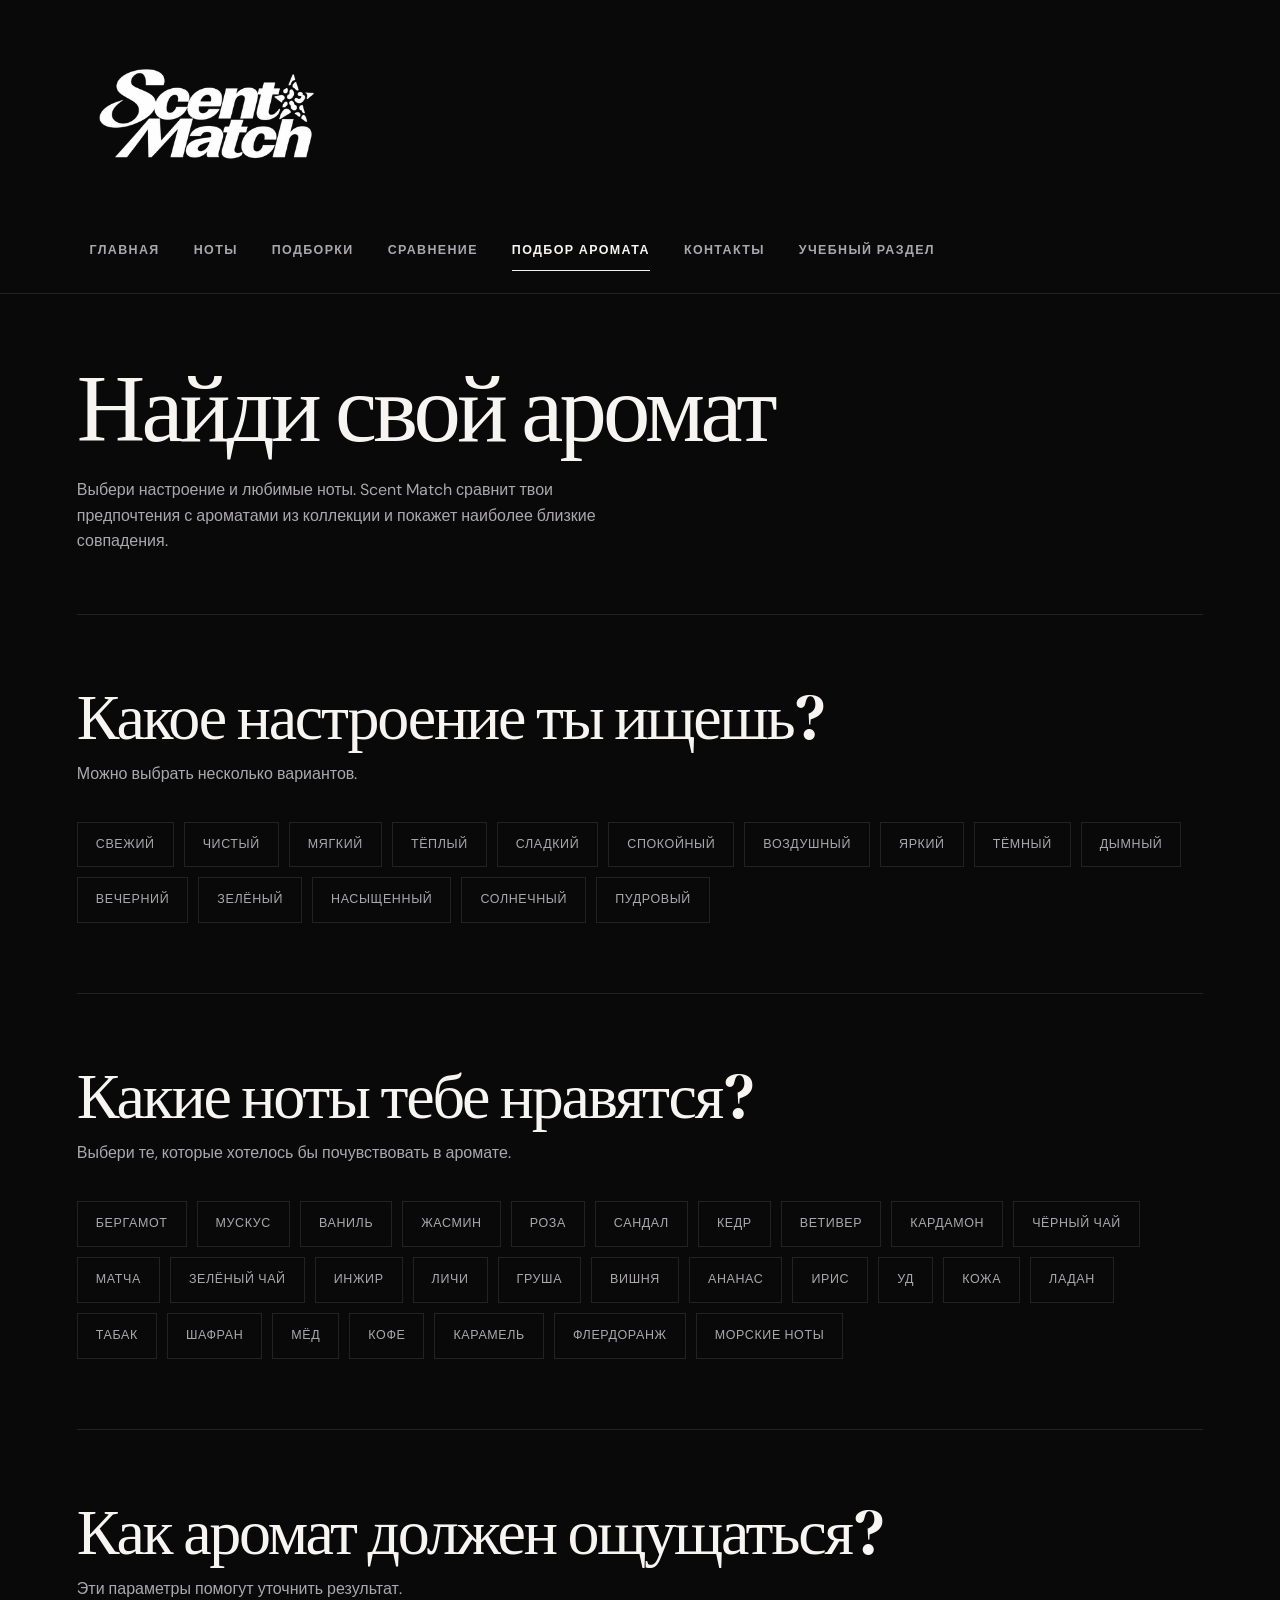
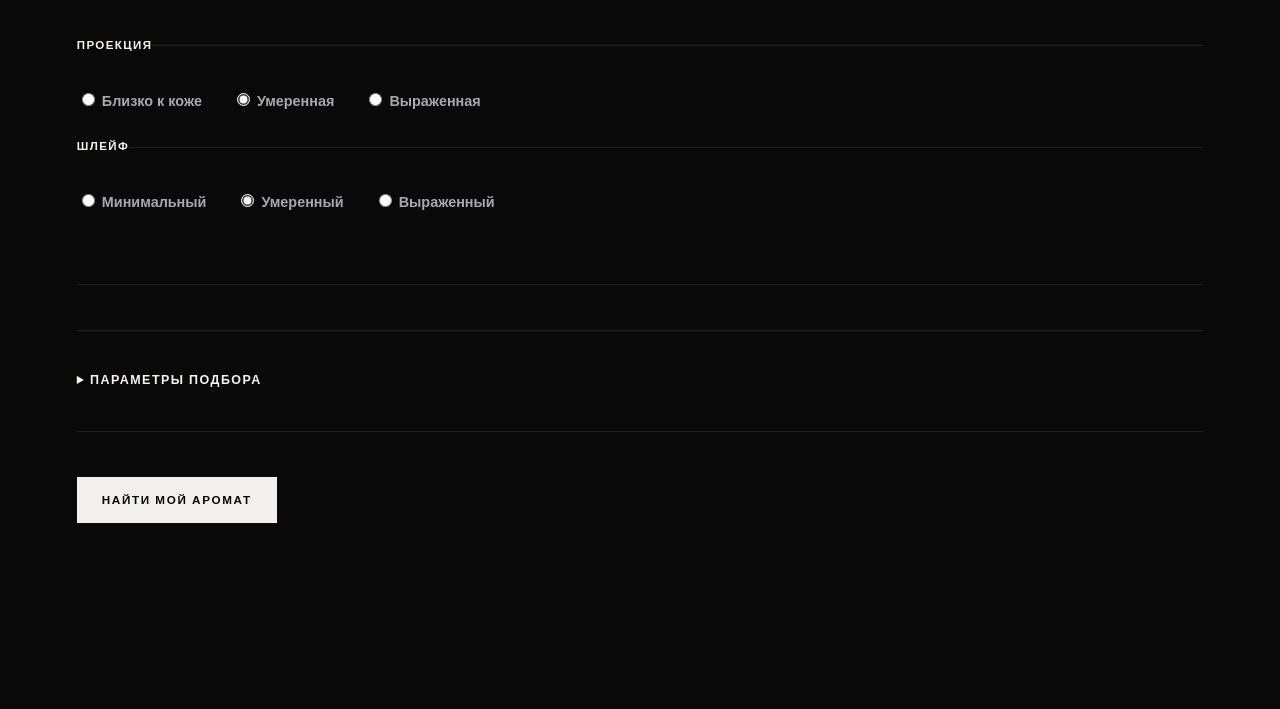
<file: pages/finder.html>
<!DOCTYPE html>

<html lang="ru">

<head>
    <meta charset="UTF-8">

    <meta
        name="viewport"
        content="width=device-width, initial-scale=1.0"
    >

    <title>Подбор аромата — Scent Match</title>

    <link
        rel="stylesheet"
        href="../css/style.css"
    >
</head>


<body>

    <header>

        <a href="../index.html">
            <img
                src="../images/scent-match-logo.png"
                alt="Scent Match"
                width="220"
            >
        </a>


        <nav aria-label="Основная навигация">

            <a href="../index.html">
                Главная
            </a>

            <a href="notes.html#top">
                Ноты
            </a>

            <a href="catalog.html">
                Подборки
            </a>

            <a href="compare.html">
                Сравнение
            </a>

            <a
                href="finder.html"
                aria-current="page"
            >
                Подбор аромата
            </a>

            <a href="contact.html">
                Контакты
            </a>

            <a href="algorithm.html">
                Учебный раздел
            </a>

        </nav>

    </header>



    <main class="finder-page">


        <!-- HERO -->

        <section class="finder-hero">

            <h1>
                Найди свой аромат
            </h1>

            <p class="finder-intro">
                Выбери настроение и любимые ноты.
                Scent Match сравнит твои предпочтения
                с ароматами из коллекции и покажет
                наиболее близкие совпадения.
            </p>

        </section>



        <!-- FORM -->

        <form
            id="finder-form"
            class="finder-form"
            action="https://httpbin.org/post"
            method="post"
        >


            <!-- STEP 01 -->

            <div class="finder-step">

                <div class="finder-step-heading">

                    <div>
                    

                        <h2>
                            Какое настроение ты ищешь?
                        </h2>

                        <p>
                            Можно выбрать несколько вариантов.
                        </p>

                    </div>

                </div>


                <div class="finder-options">


                    <label class="finder-option">
                        <input
                            type="checkbox"
                            name="mood"
                            value="свежий"
                        >
                        <span>Свежий</span>
                    </label>


                    <label class="finder-option">
                        <input
                            type="checkbox"
                            name="mood"
                            value="чистый"
                        >
                        <span>Чистый</span>
                    </label>


                    <label class="finder-option">
                        <input
                            type="checkbox"
                            name="mood"
                            value="мягкий"
                        >
                        <span>Мягкий</span>
                    </label>


                    <label class="finder-option">
                        <input
                            type="checkbox"
                            name="mood"
                            value="тёплый"
                        >
                        <span>Тёплый</span>
                    </label>


                    <label class="finder-option">
                        <input
                            type="checkbox"
                            name="mood"
                            value="сладкий"
                        >
                        <span>Сладкий</span>
                    </label>


                    <label class="finder-option">
                        <input
                            type="checkbox"
                            name="mood"
                            value="спокойный"
                        >
                        <span>Спокойный</span>
                    </label>


                    <label class="finder-option">
                        <input
                            type="checkbox"
                            name="mood"
                            value="воздушный"
                        >
                        <span>Воздушный</span>
                    </label>


                    <label class="finder-option">
                        <input
                            type="checkbox"
                            name="mood"
                            value="яркий"
                        >
                        <span>Яркий</span>
                    </label>


                    <label class="finder-option">
                        <input
                            type="checkbox"
                            name="mood"
                            value="тёмный"
                        >
                        <span>Тёмный</span>
                    </label>


                    <label class="finder-option">
                        <input
                            type="checkbox"
                            name="mood"
                            value="дымный"
                        >
                        <span>Дымный</span>
                    </label>


                    <label class="finder-option">
                        <input
                            type="checkbox"
                            name="mood"
                            value="вечерний"
                        >
                        <span>Вечерний</span>
                    </label>


                    <label class="finder-option">
                        <input
                            type="checkbox"
                            name="mood"
                            value="зелёный"
                        >
                        <span>Зелёный</span>
                    </label>


                    <label class="finder-option">
                        <input
                            type="checkbox"
                            name="mood"
                            value="насыщенный"
                        >
                        <span>Насыщенный</span>
                    </label>


                    <label class="finder-option">
                        <input
                            type="checkbox"
                            name="mood"
                            value="солнечный"
                        >
                        <span>Солнечный</span>
                    </label>


                    <label class="finder-option">
                        <input
                            type="checkbox"
                            name="mood"
                            value="пудровый"
                        >
                        <span>Пудровый</span>
                    </label>


                </div>

            </div>



            <!-- STEP 02 -->

            <div class="finder-step">

                <div class="finder-step-heading">

                    <div>

                        <h2>
                            Какие ноты тебе нравятся?
                        </h2>

                        <p>
                            Выбери те, которые хотелось бы
                            почувствовать в аромате.
                        </p>

                    </div>

                </div>


                <div class="finder-options finder-notes">


                    <label class="finder-option">
                        <input
                            type="checkbox"
                            name="notes"
                            value="бергамот"
                        >
                        <span>Бергамот</span>
                    </label>


                    <label class="finder-option">
                        <input
                            type="checkbox"
                            name="notes"
                            value="мускус"
                        >
                        <span>Мускус</span>
                    </label>


                    <label class="finder-option">
                        <input
                            type="checkbox"
                            name="notes"
                            value="ваниль"
                        >
                        <span>Ваниль</span>
                    </label>


                    <label class="finder-option">
                        <input
                            type="checkbox"
                            name="notes"
                            value="жасмин"
                        >
                        <span>Жасмин</span>
                    </label>


                    <label class="finder-option">
                        <input
                            type="checkbox"
                            name="notes"
                            value="роза"
                        >
                        <span>Роза</span>
                    </label>


                    <label class="finder-option">
                        <input
                            type="checkbox"
                            name="notes"
                            value="сандал"
                        >
                        <span>Сандал</span>
                    </label>


                    <label class="finder-option">
                        <input
                            type="checkbox"
                            name="notes"
                            value="кедр"
                        >
                        <span>Кедр</span>
                    </label>


                    <label class="finder-option">
                        <input
                            type="checkbox"
                            name="notes"
                            value="ветивер"
                        >
                        <span>Ветивер</span>
                    </label>


                    <label class="finder-option">
                        <input
                            type="checkbox"
                            name="notes"
                            value="кардамон"
                        >
                        <span>Кардамон</span>
                    </label>


                    <label class="finder-option">
                        <input
                            type="checkbox"
                            name="notes"
                            value="чёрный чай"
                        >
                        <span>Чёрный чай</span>
                    </label>


                    <label class="finder-option">
                        <input
                            type="checkbox"
                            name="notes"
                            value="матча"
                        >
                        <span>Матча</span>
                    </label>


                    <label class="finder-option">
                        <input
                            type="checkbox"
                            name="notes"
                            value="зелёный чай"
                        >
                        <span>Зелёный чай</span>
                    </label>


                    <label class="finder-option">
                        <input
                            type="checkbox"
                            name="notes"
                            value="инжир"
                        >
                        <span>Инжир</span>
                    </label>


                    <label class="finder-option">
                        <input
                            type="checkbox"
                            name="notes"
                            value="личи"
                        >
                        <span>Личи</span>
                    </label>


                    <label class="finder-option">
                        <input
                            type="checkbox"
                            name="notes"
                            value="груша"
                        >
                        <span>Груша</span>
                    </label>


                    <label class="finder-option">
                        <input
                            type="checkbox"
                            name="notes"
                            value="вишня"
                        >
                        <span>Вишня</span>
                    </label>


                    <label class="finder-option">
                        <input
                            type="checkbox"
                            name="notes"
                            value="ананас"
                        >
                        <span>Ананас</span>
                    </label>


                    <label class="finder-option">
                        <input
                            type="checkbox"
                            name="notes"
                            value="ирис"
                        >
                        <span>Ирис</span>
                    </label>


                    <label class="finder-option">
                        <input
                            type="checkbox"
                            name="notes"
                            value="уд"
                        >
                        <span>Уд</span>
                    </label>


                    <label class="finder-option">
                        <input
                            type="checkbox"
                            name="notes"
                            value="кожа"
                        >
                        <span>Кожа</span>
                    </label>


                    <label class="finder-option">
                        <input
                            type="checkbox"
                            name="notes"
                            value="ладан"
                        >
                        <span>Ладан</span>
                    </label>


                    <label class="finder-option">
                        <input
                            type="checkbox"
                            name="notes"
                            value="табак"
                        >
                        <span>Табак</span>
                    </label>


                    <label class="finder-option">
                        <input
                            type="checkbox"
                            name="notes"
                            value="шафран"
                        >
                        <span>Шафран</span>
                    </label>


                    <label class="finder-option">
                        <input
                            type="checkbox"
                            name="notes"
                            value="мёд"
                        >
                        <span>Мёд</span>
                    </label>


                    <label class="finder-option">
                        <input
                            type="checkbox"
                            name="notes"
                            value="кофе"
                        >
                        <span>Кофе</span>
                    </label>


                    <label class="finder-option">
                        <input
                            type="checkbox"
                            name="notes"
                            value="карамель"
                        >
                        <span>Карамель</span>
                    </label>


                    <label class="finder-option">
                        <input
                            type="checkbox"
                            name="notes"
                            value="флердоранж"
                        >
                        <span>Флердоранж</span>
                    </label>


                    <label class="finder-option">
                        <input
                            type="checkbox"
                            name="notes"
                            value="морские ноты"
                        >
                        <span>Морские ноты</span>
                    </label>


                </div>

            </div>



            <!-- STEP 03 -->

            <div class="finder-step">

                <div class="finder-step-heading">

                    <div>

                        <h2>
                            Как аромат должен ощущаться?
                        </h2>

                        <p>
                            Эти параметры помогут уточнить результат.
                        </p>

                    </div>

                </div>



                <fieldset class="finder-fieldset">

                    <legend>
                        Проекция
                    </legend>


                    <label>

                        <input
                            type="radio"
                            name="projection"
                            value="intimate"
                        >

                        Близко к коже

                    </label>


                    <label>

                        <input
                            type="radio"
                            name="projection"
                            value="moderate"
                            checked
                        >

                        Умеренная

                    </label>


                    <label>

                        <input
                            type="radio"
                            name="projection"
                            value="strong"
                        >

                        Выраженная

                    </label>

                </fieldset>



                <fieldset class="finder-fieldset">

                    <legend>
                        Шлейф
                    </legend>


                    <label>

                        <input
                            type="radio"
                            name="sillage"
                            value="minimal"
                        >

                        Минимальный

                    </label>


                    <label>

                        <input
                            type="radio"
                            name="sillage"
                            value="moderate"
                            checked
                        >

                        Умеренный

                    </label>


                    <label>

                        <input
                            type="radio"
                            name="sillage"
                            value="pronounced"
                        >

                        Выраженный

                    </label>

                </fieldset>

            </div>



            <!-- ADDITIONAL PARAMETERS -->

            <details class="finder-extra">

                <summary>
                    Параметры подбора 
                </summary>

                <div class="finder-extra-grid">


                    <p>

                        <label for="user-name">
                            Ваше имя
                        </label>

                        <input
                            type="text"
                            id="user-name"
                            name="user_name"
                            value="Гость"
                        >

                    </p>


                    <p>

                        <label for="result-number">
                            Количество результатов
                        </label>

                        <input
                            type="number"
                            id="result-number"
                            name="result_number"
                            value="3"
                            min="1"
                            max="5"
                        >

                    </p>


                    <p>

                        <label for="date">
                            Дата подбора
                        </label>

                        <input
                            type="date"
                            id="date"
                            name="selection_date"
                        >

                    </p>


                    <p>

                        <label for="access-code">
                            Код для сохранения результата
                        </label>

                        <input
                            type="password"
                            id="access-code"
                            name="access_code"
                        >

                    </p>


                </div>

            </details>



            <input
                type="hidden"
                name="form_type"
                value="perfume_finder"
            >



            <div class="finder-submit">

                <button type="submit">
                    Найти мой аромат
                </button>

                <p
                    id="finder-message"
                    aria-live="polite"
                ></p>

            </div>


        </form>



        <!-- RESULTS -->

        <section
            id="finder-results"
            class="finder-results"
            hidden
        >

            <h2>
                Твои совпадения
            </h2>

            <p class="finder-results-intro">
                Ароматы, которые лучше всего совпадают
                с выбранными предпочтениями.
            </p>


            <div
                id="finder-results-grid"
                class="finder-results-grid"
            ></div>

        </section>


    </main>



    <script src="../js/perfumes.js"></script>
    <script src="../js/finder.js"></script>

</body>

</html>
</file>
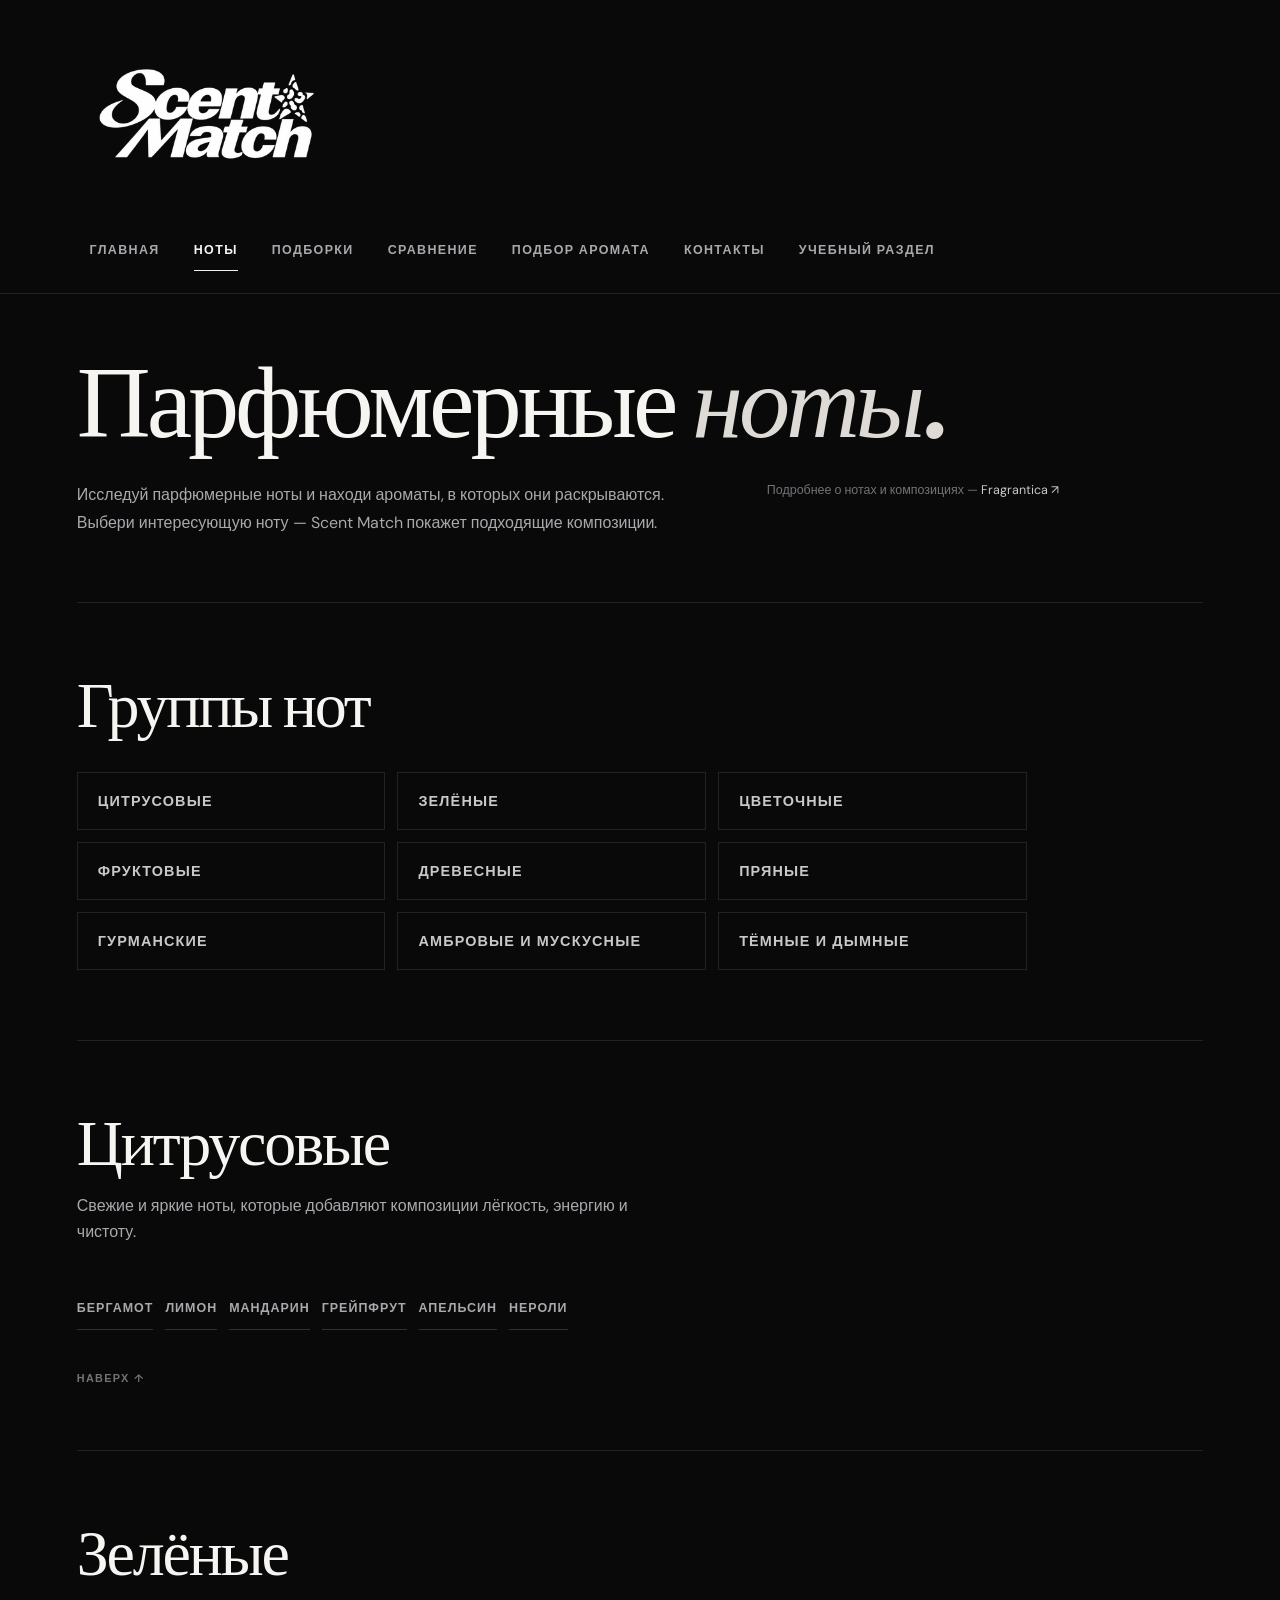
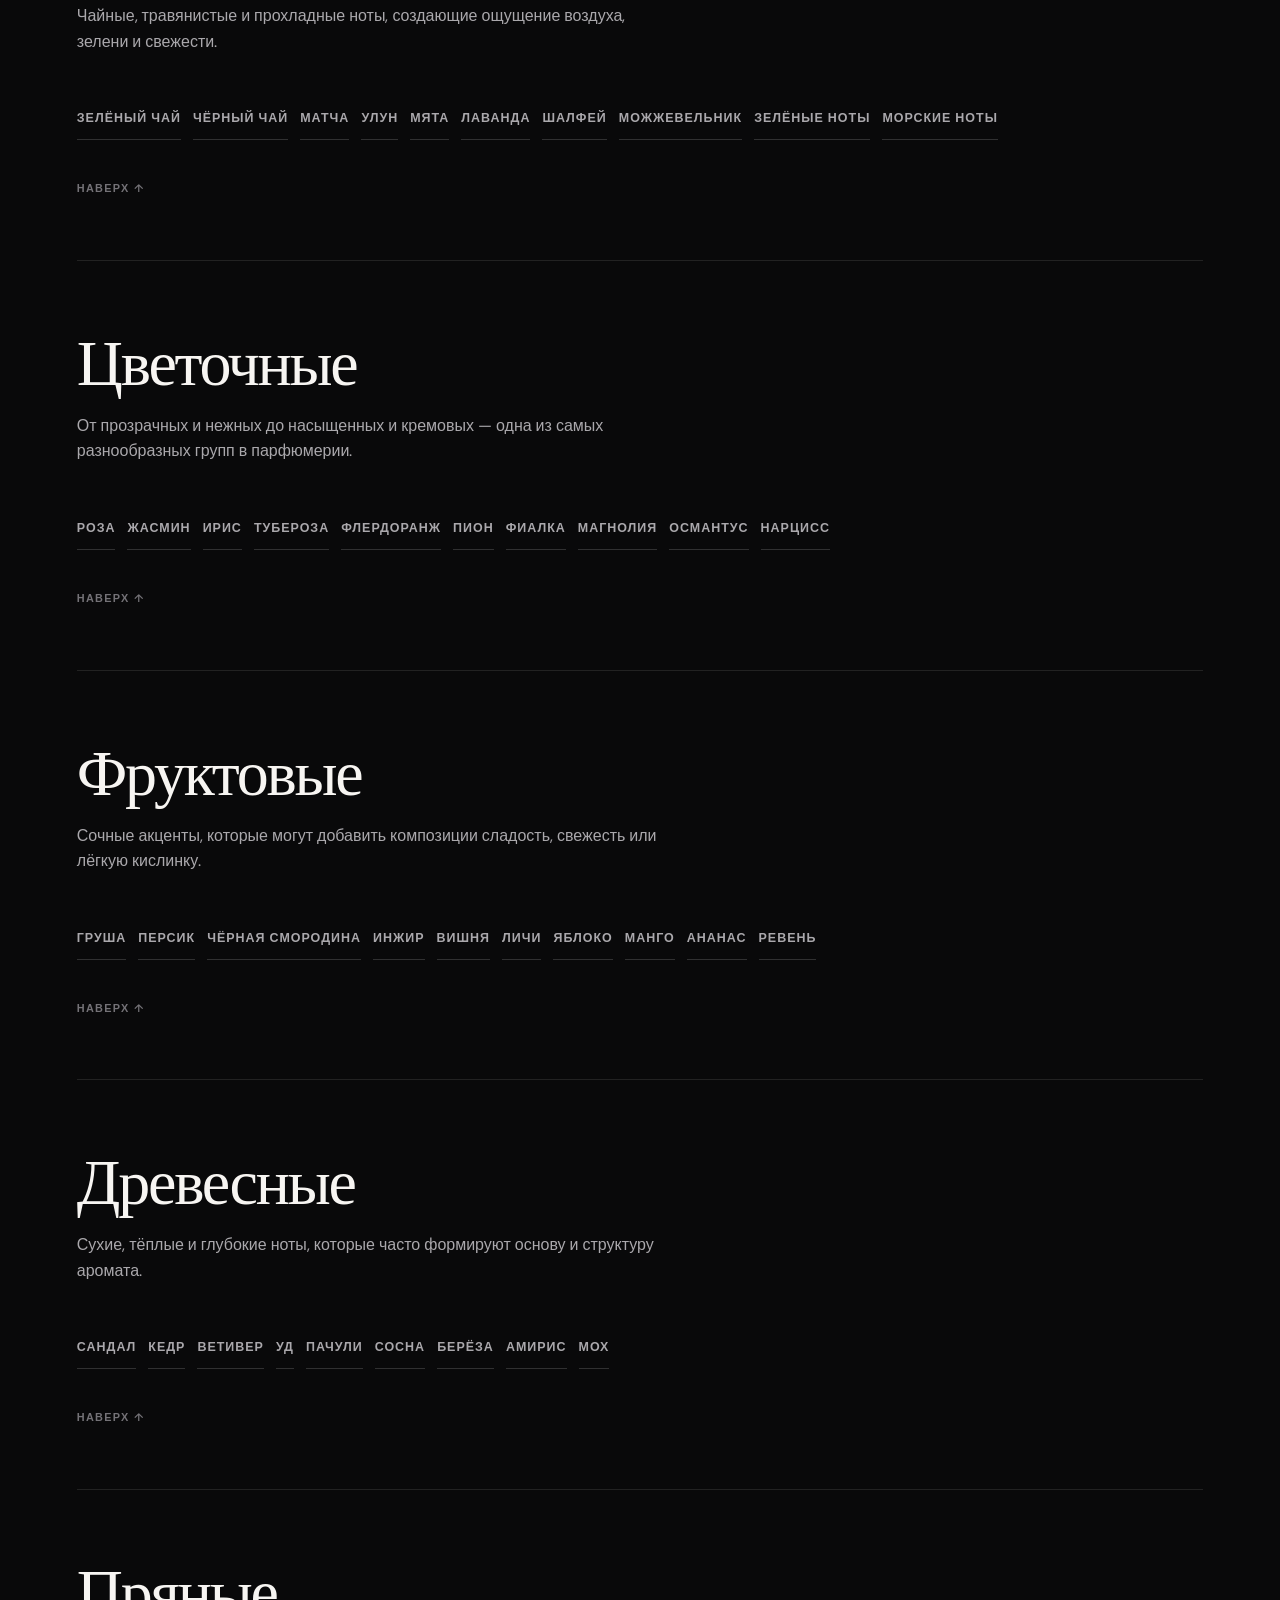
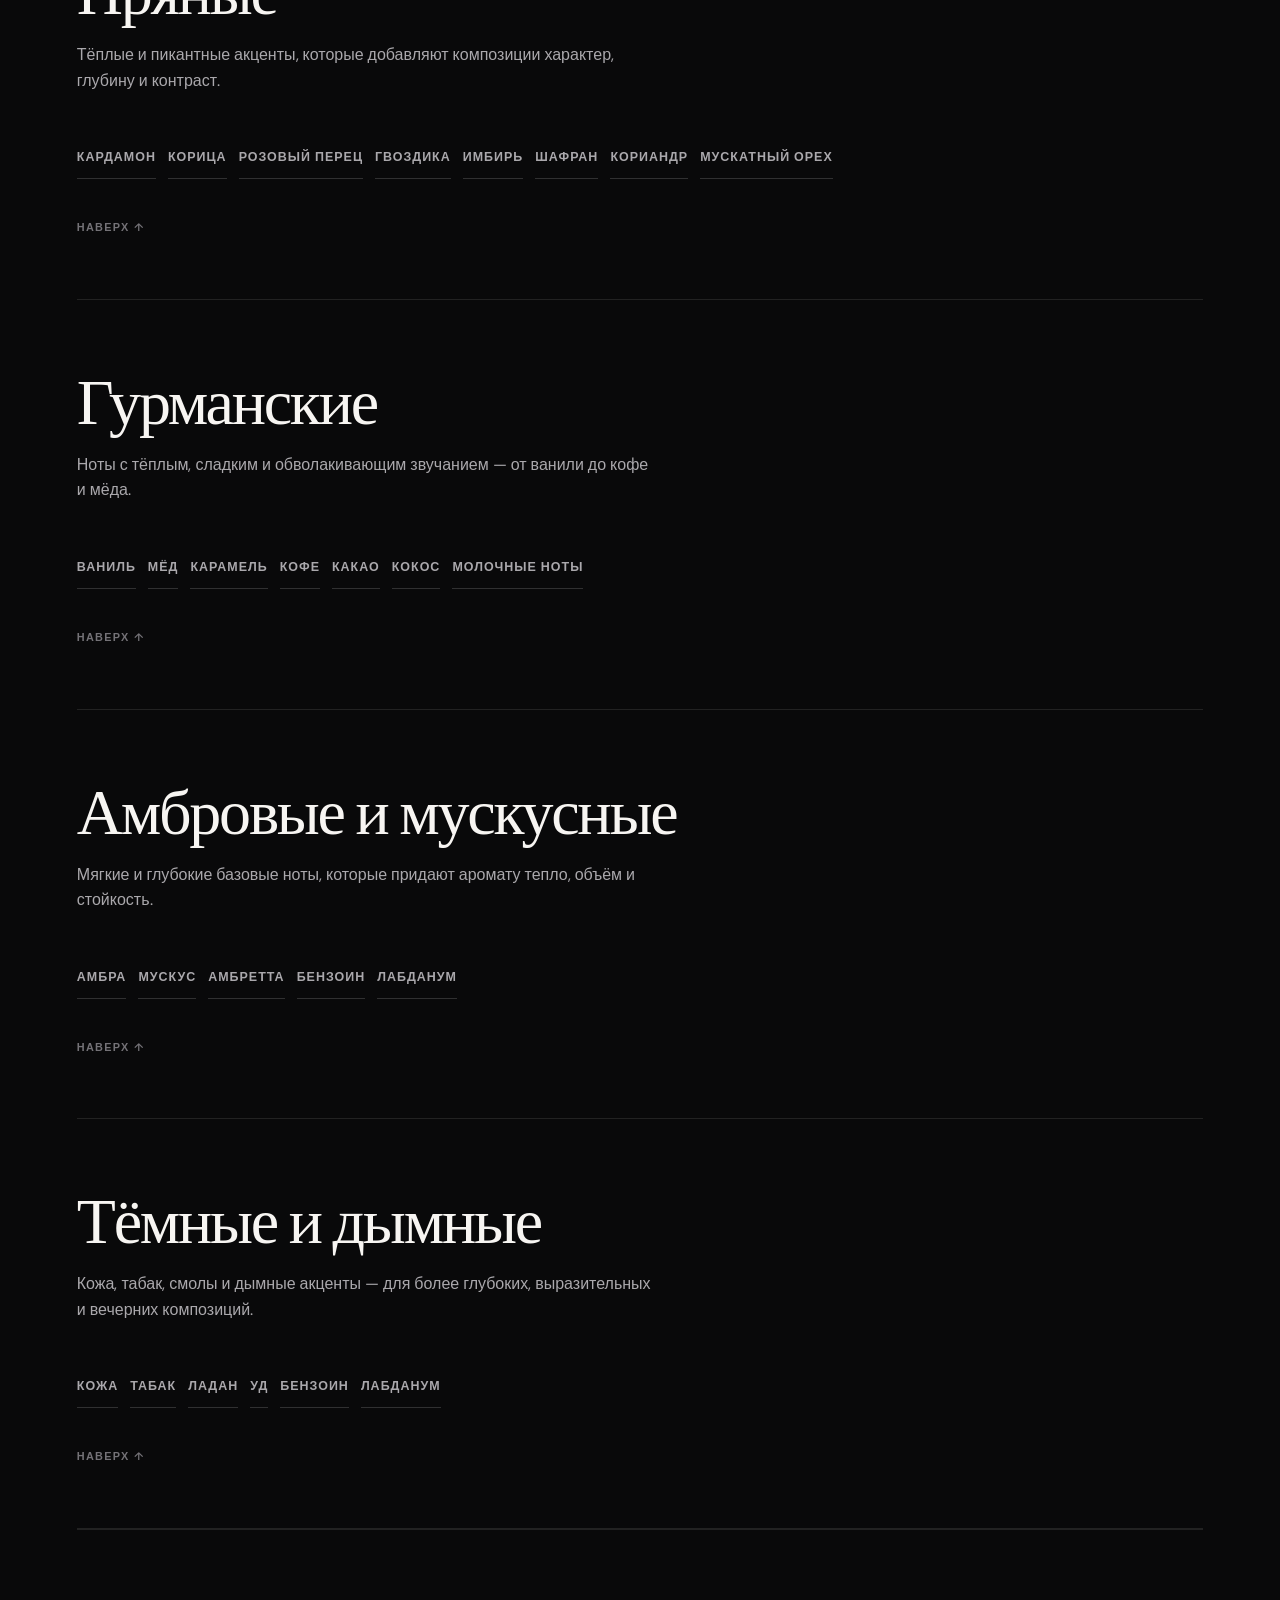
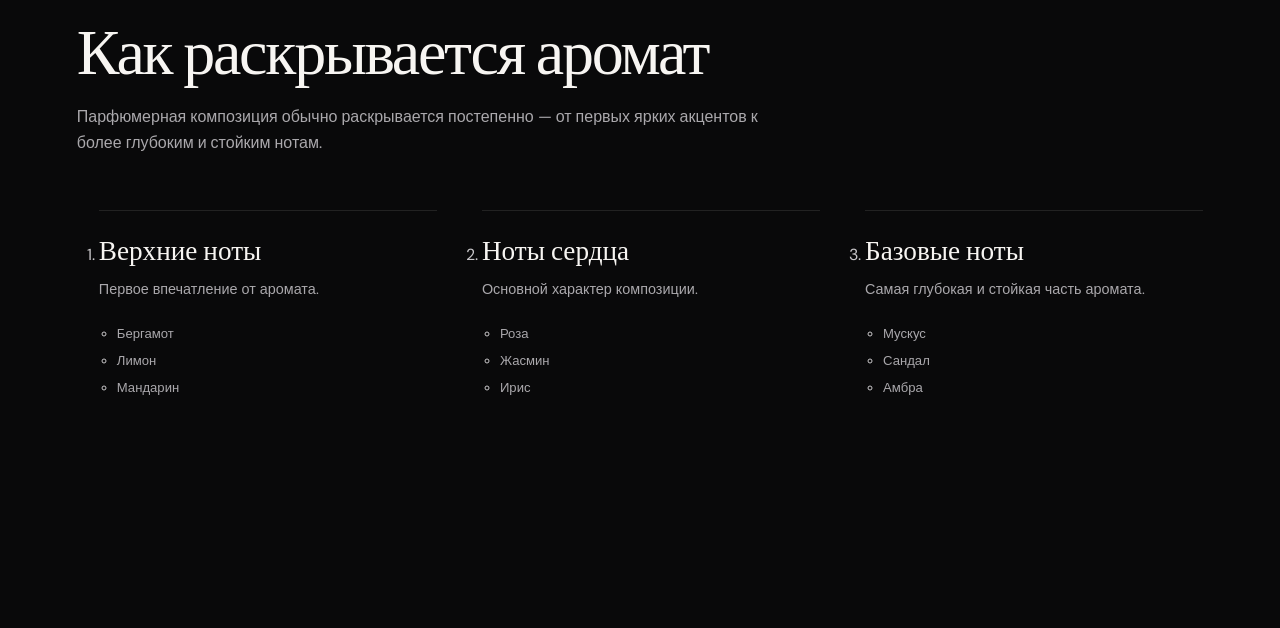
<file: pages/notes.html>
<!DOCTYPE html>

<html lang="ru">

<head>

    <meta charset="UTF-8">

    <meta
        name="viewport"
        content="width=device-width, initial-scale=1.0"
    >

    <title>Ноты — Scent Match</title>

    <link
        rel="stylesheet"
        href="../css/style.css"
    >

</head>


<body>


    <header>

        <a href="../index.html">

            <img
                src="../images/scent-match-logo.png"
                alt="Scent Match"
                width="220"
            >

        </a>


        <nav aria-label="Основная навигация">

            <a href="../index.html">
                Главная
            </a>

            <a
             href="notes.html#top"
             aria-current="page"
            >
                Ноты
            </a>

            <a href="catalog.html">
                Подборки
            </a>

            <a href="compare.html">
                Сравнение
            </a>

            <a href="finder.html">
                Подбор аромата
            </a>

            <a href="contact.html">
                Контакты
            </a>

            <a href="algorithm.html">
                Учебный раздел
            </a>

        </nav>

    </header>



    <main class="notes-page">


        <!-- =====================================================
             HERO
        ====================================================== -->

        <section
            class="notes-hero"
            id="top"
        >

            <h1>
                Парфюмерные
                <em>ноты.</em>
            </h1>


            <div class="notes-hero-bottom">

                <p class="notes-intro">
                    Исследуй парфюмерные ноты и находи ароматы,
                    в которых они раскрываются.
                    Выбери интересующую ноту —
                    Scent Match покажет подходящие композиции.
                </p>


                <p class="notes-reference">

                    Подробнее о нотах и композициях —

                    <a
                        href="https://www.fragrantica.ru/"
                        target="_blank"
                        rel="noopener noreferrer"
                    >
                        Fragrantica ↗
                    </a>

                </p>

            </div>

        </section>


<!-- =====================================================
     NAVIGATION
====================================================== -->

<section class="notes-navigation">

    <div>

        <h2>
            Группы нот
        </h2>

        <nav class="notes-index-nav"
             aria-label="Навигация по группам нот"
        >

            <a href="#citrus">
                Цитрусовые
            </a>

            <a href="#green">
                Зелёные
            </a>

            <a href="#floral">
                Цветочные
            </a>

            <a href="#fruity">
                Фруктовые
            </a>

            <a href="#woody">
                Древесные
            </a>

            <a href="#spicy">
                Пряные
            </a>

            <a href="#gourmand">
                Гурманские
            </a>

            <a href="#amber">
                Амбровые и мускусные
            </a>

            <a href="#dark">
                Тёмные и дымные
            </a>

        </nav>

    </div>

</section>
       



        <!-- =====================================================
             RESULTS
        ====================================================== -->

        <section
            id="note-results"
            class="note-results"
            hidden
        >

            <div class="note-results-header">

                <div>

                    <h2 id="note-results-title">
                        Ароматы с выбранной нотой
                    </h2>

                </div>


                <button
                    type="button"
                    id="clear-note-filter"
                    class="note-clear-button"
                >
                    Сбросить
                </button>

            </div>


            <p
               id="note-results-message"
               class="note-results-message"
               aria-live="polite"
            ></p>


            <div
                id="note-results-grid"
                class="note-results-grid"
            ></div>

        </section>



        <!-- =====================================================
             CITRUS
        ====================================================== -->

        <section
            id="citrus"
            class="note-group"
        >

            <div class="note-group-heading">

                <div>

                    <h2>
                        Цитрусовые
                    </h2>

                    <p>
                        Свежие и яркие ноты,
                        которые добавляют композиции
                        лёгкость, энергию и чистоту.
                    </p>

                </div>

            </div>


            <div class="note-group-content">

                <ul class="note-list">

                    <li>Бергамот</li>

                    <li>Лимон</li>

                    <li>Мандарин</li>

                    <li>Грейпфрут</li>

                    <li>Апельсин</li>

                    <li>Нероли</li>

                </ul>

            </div>


            <a
                href="#top"
                class="note-back"
            >
                Наверх ↑
            </a>

        </section>



        <!-- =====================================================
             GREEN
        ====================================================== -->

        <section
            id="green"
            class="note-group"
        >

            <div class="note-group-heading">

                <div>

                    <h2>
                        Зелёные
                    </h2>

                    <p>
                        Чайные, травянистые и прохладные ноты,
                        создающие ощущение воздуха,
                        зелени и свежести.
                    </p>

                </div>

            </div>


            <div class="note-group-content">

                <ul class="note-list">

                    <li>Зелёный чай</li>

                    <li>Чёрный чай</li>

                    <li>Матча</li>

                    <li>Улун</li>

                    <li>Мята</li>

                    <li>Лаванда</li>

                    <li>Шалфей</li>

                    <li>Можжевельник</li>

                    <li>Зелёные ноты</li>

                    <li>Морские ноты</li>

                </ul>

            </div>


            <a
                href="#top"
                class="note-back"
            >
                Наверх ↑
            </a>

        </section>



        <!-- =====================================================
             FLORAL
        ====================================================== -->

        <section
            id="floral"
            class="note-group"
        >

            <div class="note-group-heading">

                <div>

                    <h2>
                        Цветочные
                    </h2>

                    <p>
                        От прозрачных и нежных
                        до насыщенных и кремовых —
                        одна из самых разнообразных
                        групп в парфюмерии.
                    </p>

                </div>

            </div>


            <div class="note-group-content">

                <ul class="note-list">

                    <li>Роза</li>

                    <li>Жасмин</li>

                    <li>Ирис</li>

                    <li>Тубероза</li>

                    <li>Флердоранж</li>

                    <li>Пион</li>

                    <li>Фиалка</li>

                    <li>Магнолия</li>

                    <li>Османтус</li>

                    <li>Нарцисс</li>

                </ul>

            </div>


            <a
                href="#top"
                class="note-back"
            >
                Наверх ↑
            </a>

        </section>



        <!-- =====================================================
             FRUITY
        ====================================================== -->

        <section
            id="fruity"
            class="note-group"
        >

            <div class="note-group-heading">

                <div>

                    <h2>
                        Фруктовые
                    </h2>

                    <p>
                        Сочные акценты,
                        которые могут добавить композиции
                        сладость, свежесть
                        или лёгкую кислинку.
                    </p>

                </div>

            </div>


            <div class="note-group-content">

                <ul class="note-list">

                    <li>Груша</li>

                    <li>Персик</li>

                    <li>Чёрная смородина</li>

                    <li>Инжир</li>

                    <li>Вишня</li>

                    <li>Личи</li>

                    <li>Яблоко</li>

                    <li>Манго</li>

                    <li>Ананас</li>

                    <li>Ревень</li>

                </ul>

            </div>


            <a
                href="#top"
                class="note-back"
            >
                Наверх ↑
            </a>

        </section>



        <!-- =====================================================
             WOODY
        ====================================================== -->

        <section
            id="woody"
            class="note-group"
        >

            <div class="note-group-heading">

                <div>

                    <h2>
                        Древесные
                    </h2>

                    <p>
                        Сухие, тёплые и глубокие ноты,
                        которые часто формируют
                        основу и структуру аромата.
                    </p>

                </div>

            </div>


            <div class="note-group-content">

                <ul class="note-list">

                    <li>Сандал</li>

                    <li>Кедр</li>

                    <li>Ветивер</li>

                    <li>Уд</li>

                    <li>Пачули</li>

                    <li>Сосна</li>

                    <li>Берёза</li>

                    <li>Амирис</li>

                    <li>Мох</li>

                </ul>

            </div>


            <a
                href="#top"
                class="note-back"
            >
                Наверх ↑
            </a>

        </section>



        <!-- =====================================================
             SPICY
        ====================================================== -->

        <section
            id="spicy"
            class="note-group"
        >

            <div class="note-group-heading">

                <div>

                    <h2>
                        Пряные
                    </h2>

                    <p>
                        Тёплые и пикантные акценты,
                        которые добавляют композиции
                        характер, глубину и контраст.
                    </p>

                </div>

            </div>


            <div class="note-group-content">

                <ul class="note-list">

                    <li>Кардамон</li>

                    <li>Корица</li>

                    <li>Розовый перец</li>

                    <li>Гвоздика</li>

                    <li>Имбирь</li>

                    <li>Шафран</li>

                    <li>Кориандр</li>

                    <li>Мускатный орех</li>

                </ul>

            </div>


            <a
                href="#top"
                class="note-back"
            >
                Наверх ↑
            </a>

        </section>



        <!-- =====================================================
             GOURMAND
        ====================================================== -->

        <section
            id="gourmand"
            class="note-group"
        >

            <div class="note-group-heading">

                <div>

                    <h2>
                        Гурманские
                    </h2>

                    <p>
                        Ноты с тёплым,
                        сладким и обволакивающим звучанием —
                        от ванили до кофе и мёда.
                    </p>

                </div>

            </div>


            <div class="note-group-content">

                <ul class="note-list">

                    <li>Ваниль</li>

                    <li>Мёд</li>

                    <li>Карамель</li>

                    <li>Кофе</li>

                    <li>Какао</li>

                    <li>Кокос</li>

                    <li>Молочные ноты</li>

                </ul>

            </div>


            <a
                href="#top"
                class="note-back"
            >
                Наверх ↑
            </a>

        </section>



        <!-- =====================================================
             AMBER / MUSK
        ====================================================== -->

        <section
            id="amber"
            class="note-group"
        >

            <div class="note-group-heading">

                <div>

                    <h2>
                        Амбровые и мускусные
                    </h2>

                    <p>
                        Мягкие и глубокие базовые ноты,
                        которые придают аромату
                        тепло, объём и стойкость.
                    </p>

                </div>

            </div>


            <div class="note-group-content">

                <ul class="note-list">

                    <li>Амбра</li>

                    <li>Мускус</li>

                    <li>Амбретта</li>

                    <li>Бензоин</li>

                    <li>Лабданум</li>

                </ul>

            </div>


            <a
                href="#top"
                class="note-back"
            >
                Наверх ↑
            </a>

        </section>



        <!-- =====================================================
             DARK / SMOKY
        ====================================================== -->

        <section
            id="dark"
            class="note-group"
        >

            <div class="note-group-heading">

                <div>

                    <h2>
                        Тёмные и дымные
                    </h2>

                    <p>
                        Кожа, табак, смолы и дымные акценты —
                        для более глубоких,
                        выразительных и вечерних композиций.
                    </p>

                </div>

            </div>


            <div class="note-group-content">

                <ul class="note-list">

                    <li>Кожа</li>

                    <li>Табак</li>

                    <li>Ладан</li>

                    <li>Уд</li>

                    <li>Бензоин</li>

                    <li>Лабданум</li>

                </ul>

            </div>


            <a
                href="#top"
                class="note-back"
            >
                Наверх ↑
            </a>

        </section>

<!-- =====================================================
     FRAGRANCE STRUCTURE
====================================================== -->

<section class="fragrance-structure">

    <div class="fragrance-structure-heading">

        <h2>
            Как раскрывается аромат
        </h2>

        <p>
            Парфюмерная композиция обычно раскрывается
            постепенно — от первых ярких акцентов
            к более глубоким и стойким нотам.
        </p>

    </div>


    <ol class="fragrance-structure-list">

        <li>

            <h3>
                Верхние ноты
            </h3>

            <p>
                Первое впечатление от аромата.
            </p>

            <ul>
                <li>Бергамот</li>
                <li>Лимон</li>
                <li>Мандарин</li>
            </ul>

        </li>


        <li>

            <h3>
                Ноты сердца
            </h3>

            <p>
                Основной характер композиции.
            </p>

            <ul>
                <li>Роза</li>
                <li>Жасмин</li>
                <li>Ирис</li>
            </ul>

        </li>


        <li>

            <h3>
                Базовые ноты
            </h3>

            <p>
                Самая глубокая и стойкая часть аромата.
            </p>

            <ul>
                <li>Мускус</li>
                <li>Сандал</li>
                <li>Амбра</li>
            </ul>

        </li>

    </ol>

</section>

    </main>



    <script src="../js/perfumes.js"></script>

    <script src="../js/notes.js"></script>


</body>

</html>
</file>
<file: css/style.css>
/* =========================================================

   SCENT MATCH

   BLACK & WHITE EDITORIAL STYLE

========================================================= */

@import url('https://fonts.googleapis.com/css2?family=DM+Sans:wght@400;500;600;700&family=DM+Serif+Display:ital@0;1&display=swap');

/* =========================================================

   COLORS

========================================================= */

:root {

    --black: #09090a;

    --black-soft: #101012;

    --white: #f7f5f2;

    --white-soft: #dedbd7;

    --grey: #aaa8ac;

    --grey-dark: #747277;

    --accent: #f2f0ed;

    --accent-soft: #c9c7ca;

    --accent-dark: #8e8c90;

    --border: rgba(255, 255, 255, 0.10);

    --border-strong: rgba(255, 255, 255, 0.20);

    --serif: "DM Serif Display", Georgia, serif;

    --sans: "DM Sans", Arial, sans-serif;

    --transition: 0.3s ease;

}

/* =========================================================

   RESET

========================================================= */

* {

    box-sizing: border-box;

}

html {

    scroll-behavior: smooth;

}

body {

    margin: 0;

    background: var(--black);

    color: var(--white);

    font-family: var(--sans);

    line-height: 1.6;

    overflow-x: hidden;

}

img {

    max-width: 100%;

}

a {

    color: inherit;

    text-decoration: none;

}

/* =========================================================

   MAIN

========================================================= */

main {

    width: min(1180px, 88%);

    margin: 0 auto;

    padding-bottom: 100px;

    animation: pageAppear 0.65s ease both;

}

/* =========================================================

   HEADER

========================================================= */

header {

    width: 100%;

    padding: 26px 7% 22px;

    background: var(--black);

    border-bottom: 1px solid var(--border);

}

/* =========================================================

   LOGO

========================================================= */

header > a {

    display: inline-block;

}

header img {

    display: block;

    width: 230px;

    height: auto;

    margin-bottom: 30px;

    transition:

        opacity var(--transition),

        transform var(--transition);

}

header img:hover {

    opacity: 0.82;

    transform: rotate(-1deg);

}

/* =========================================================

   NAVIGATION

========================================================= */

nav {

    display: flex;

    align-items: center;

    flex-wrap: wrap;

    gap: 34px;

}

nav a {

    position: relative;

    padding: 5px 0 10px;

    color: var(--grey);

    font-family: var(--sans);

    font-size: 0.78rem;

    font-weight: 600;

    letter-spacing: 0.11em;

    text-transform: uppercase;

    transition:

        color var(--transition),

        opacity var(--transition);

}

nav a::after {

    content: "";

    position: absolute;

    left: 0;

    bottom: 0;

    width: 100%;

    height: 1px;

    background: var(--accent);

    transform: scaleX(0);

    transform-origin: right;

    transition: transform var(--transition);

}

nav a:hover {

    color: var(--white);

}

nav a:hover::after {

    transform: scaleX(1);

    transform-origin: left;

}

nav a[aria-current="page"] {

    color: var(--white);

}

nav a[aria-current="page"]::after {

    transform: scaleX(1);

}

/* =========================================================

   TYPOGRAPHY

========================================================= */

h1,

h2,

h3,

h4 {

    margin-top: 0;

    color: var(--white);

    font-family: var(--serif);

    font-weight: 400;

}

h1 {

    font-size: clamp(4rem, 7.4vw, 7rem);

    line-height: 0.93;

    letter-spacing: -0.04em;

}

h2 {

    font-size: clamp(2.6rem, 5vw, 4.5rem);

    line-height: 1;

    letter-spacing: -0.035em;

}

h3 {

    font-size: 1.7rem;

    line-height: 1.1;

}

p {

    max-width: 700px;

    color: var(--grey);

    font-size: 1rem;

}


/* =========================================================

   BUTTONS

========================================================= */

.button, 
button { 

    display: inline-flex;

    align-items: center;

    justify-content: center;

    width: fit-content;

    min-width: 180px;

    padding: 14px 24px;

    background: var(--accent);

    color: var(--black);

    border: 1px solid var(--accent);

    font-family: var(--sans);

    font-size: 0.73rem;

    font-weight: 700;

    letter-spacing: 0.14em;

    text-transform: uppercase;

    cursor: pointer;

    transition:

background var(--transition),

        color var(--transition),

        border-color var(--transition),

        transform var(--transition);

}

.button:hover,

button:hover {

    background: transparent;

    color: var(--white);

    border-color: var(--white);

    transform: translateY(-2px);

}

/* secondary button */

.button.secondary {
    background: transparent;

    color: var(--white);

    border-color: var(--border-strong);

}

.button.secondary:hover {

    background: var(--white);

    color: var(--black);

    border-color: var(--white);

}

/* =========================================================

   SECTIONS

========================================================= */

section {

    position: relative;

    padding: 90px 0;

    border-bottom: 1px solid var(--border);

}

section:last-child {

    border-bottom: none;

}


/* =========================================================

   LINKS

========================================================= */

main a:not(.button) {
    color: var(--accent-soft);
    transition: color var(--transition);
}

main a:not(.button):hover {
    color: var(--white);
}

/* =========================================================

   FORMS

========================================================= */

form {

    max-width: 720px;

    margin-top: 40px;

    padding: 34px;

    background: var(--black-soft);

    border: 1px solid var(--border);

}

label {

    display: block;

    margin-top: 22px;

    margin-bottom: 8px;

    color: var(--white-soft);

    font-family: var(--sans);

    font-size: 0.74rem;

    font-weight: 600;

    letter-spacing: 0.1em;

    text-transform: uppercase;

}

/* =========================================================

   INPUTS

========================================================= */

input,

textarea,

select {

    width: 100%;

    padding: 14px 15px;

    background: #0c0c0e;

    color: var(--white);

    border: 1px solid var(--border-strong);

    outline: none;

    font-family: var(--sans);

    font-size: 0.95rem;

    transition:

        border-color var(--transition),

background var(--transition);

}

input:focus,

textarea:focus,

select:focus {

    background: #111113;

    border-color: var(--accent-soft);

}

textarea {

    min-height: 140px;

    resize: vertical;

}

input::placeholder,

textarea::placeholder {

    color: var(--grey-dark);

}

/* =========================================================

   CHECKBOXES / RADIO

========================================================= */

input[type="checkbox"],

input[type="radio"] {

    width: auto;

    accent-color: var(--white);

}

/* =========================================================

   FIELDSET

========================================================= */

fieldset {

    margin-top: 25px;

    padding: 22px;

    border: 1px solid var(--border);

}

legend {

    padding: 0 10px;

    color: var(--white);

    font-family: var(--serif);

    font-size: 1.15rem;

}

/* =========================================================

   TABLE

========================================================= */

table {

    width: 100%;

    margin-top: 40px;

    border-collapse: collapse;

    background: var(--black-soft);

    border: 1px solid var(--border);

}

th,

td {

    padding: 18px;

    text-align: left;

    border-bottom: 1px solid var(--border);

}

th {

    color: var(--accent-soft);

    font-family: var(--sans);

    font-size: 0.7rem;

    font-weight: 700;

    letter-spacing: 0.12em;

    text-transform: uppercase;

}

td {

    color: var(--white-soft);

}

tbody tr {

    transition: background var(--transition);

}

tbody tr:hover {

    background: #171719;

}

/* =========================================================

   LISTS

========================================================= */

main ul,

main ol {

    padding-left: 22px;

}

main li {

    margin-bottom: 9px;

    color: var(--white-soft);

}

main li::marker {

    color: var(--accent-soft);

}


/* =========================================================

   DETAILS

========================================================= */

details {

    padding: 18px 0;

    border-bottom: 1px solid var(--border);

}

summary {

    cursor: pointer;

    color: var(--white);

    font-family: var(--serif);

    font-size: 1.2rem;

}

/* =========================================================

   TEXT SELECTION

========================================================= */

::selection {

    background: var(--white);

    color: var(--black);

}

/* =========================================================

   SCROLLBAR

========================================================= */

::-webkit-scrollbar {

    width: 7px;

}

::-webkit-scrollbar-track {

    background: var(--black);

}

::-webkit-scrollbar-thumb {

    background: #3b3a3d;

}

::-webkit-scrollbar-thumb:hover {

    background: var(--accent-dark);

}

/* =========================================================

   PAGE ANIMATION

========================================================= */

@keyframes pageAppear {

    from {

        opacity: 0;

        transform: translateY(12px);

    }

    to {

        opacity: 1;

        transform: translateY(0);

    }

}

/* =========================================================

   RESPONSIVE

========================================================= */

@media (max-width: 900px) {

    header {

        padding: 24px 6%;

    }

    header img {

        width: 190px;

        margin-bottom: 24px;

    }

    nav {

        gap: 18px;

    }

    nav a {

        font-size: 0.7rem;

    }


}

/* =========================================================

   MOBILE

========================================================= */

@media (max-width: 600px) {

    main {

        width: 90%;

    }

    header {

        padding: 22px 5%;

    }

    header img {

        width: 165px;

    }

    nav {

        gap: 10px 16px;

    }

    nav a {

        font-size: 0.64rem;

        letter-spacing: 0.08em;

    }

    h1 {

        font-size: clamp(3.4rem, 16vw, 5rem);

    }

    h2 {

        font-size: 2.5rem;

    }

    section {

        padding: 60px 0;

    }

    form {

        padding: 22px;

    }

}

/* =========================================================
   CATALOG PAGE
========================================================= */

.catalog-page {
    width: min(1180px, 88%);
    margin: 0 auto;
}

/* Hero */

.catalog-page .catalog-hero {
    padding: 50px 0 35px;
    border: none;
}

.catalog-hero h1 {
    margin: 0;
    color: var(--white);
    font-size: clamp(46px, 7vw, 92px);
    line-height: 0.95;
    font-weight: 400;
    letter-spacing: -0.04em;
}

/* Collections */

.catalog-page .perfume-collection {
    padding: 32px 0 42px;
    border: none;
}

.catalog-page section {
    border-bottom: none;
}

.collection-header {
    display: block;
    margin-bottom: 28px;
    text-align: center;
}

.collection-header h2 {
    margin: 0;
    color: var(--white);
    font-size: clamp(40px, 5vw, 72px);
    line-height: 0.95;
    font-weight: 400;
    letter-spacing: -0.04em;
}

.collection-description {
    max-width: 700px;
    margin: 14px auto 0;
    text-align: center;
}

/* Perfume grid */

.catalog-page .perfume-grid {
    display: grid;
    grid-template-columns: repeat(3, minmax(0, 1fr));
    gap: 28px 42px;
    margin-top: 0;
    text-align: center;
}

/* Perfume card */

.catalog-page .perfume-card {
    position: relative;
    min-width: 0;
    margin: 0;
    padding: 0;
    background: transparent;
    border: none;
    box-shadow: none;
    overflow: visible;
    cursor: pointer;
}

.catalog-page .perfume-card:hover {
    background: transparent;
    border: none;
    transform: none;
}

/* Perfume image */

.catalog-page .perfume-image-wrapper {
    height: 245px;
    display: flex;
    align-items: flex-end;
    justify-content: center;
    margin: 0 0 12px;
    padding: 0;
    background: transparent;
    border: none;
    box-shadow: none;
    overflow: visible;
}

.catalog-page .perfume-card img.perfume-image {
    display: block;
    width: auto;
    height: auto;
    max-width: 100%;
    max-height: 245px;
    margin: 0;
    aspect-ratio: auto;
    object-fit: contain;
    background: transparent;
    filter: none;
    transition: transform 0.25s ease;
}

.catalog-page .perfume-card:hover img.perfume-image {
    transform: translateY(-4px);
    filter: none;
}

/* Perfume text */

.catalog-page .perfume-info {
    padding: 0;
    background: transparent;
}

.catalog-page .perfume-brand {
    margin: 0 0 5px;
    color: rgba(255, 255, 255, 0.34);
    font-size: 10px;
    letter-spacing: 0.2em;
    text-transform: uppercase;
}

.catalog-page .perfume-notes {
    margin: 7px 0 0;
    color: rgba(255, 255, 255, 0.34);
    font-size: 12px;
    line-height: 1.45;
    text-transform: lowercase;
}

/* Catalog responsive */

@media (max-width: 900px) {
    .catalog-page .perfume-grid {
        grid-template-columns: repeat(2, minmax(0, 1fr));
    }
}

@media (max-width: 600px) {
    .catalog-page .perfume-grid {
        grid-template-columns: 1fr;
        gap: 30px;
    }

}

/* =========================================================
   FINDER
========================================================= */

.finder-page {
    width: min(1180px, 88%);
    margin: 0 auto;
}


/* HERO */

.finder-hero {
    padding: 70px 0 60px;
    border-bottom: 1px solid var(--border);
}

.finder-hero h1 {
    max-width: 850px;

    margin-bottom: 25px;
}

.finder-intro {
    max-width: 560px;

    margin: 0;

    font-size: 1rem;
}


/* FORM */

.finder-form {
    max-width: none;

    margin: 0;
    padding: 0;

    background: transparent;
    border: none;
}


/* STEP */

.finder-step {
    padding: 70px 0;

    border-bottom: 1px solid var(--border);
}

.finder-step-heading {
    display: block;
    margin-bottom: 35px;
}


.finder-step-heading h2 {
    margin-bottom: 12px;
}

.finder-step-heading p {
    margin: 0;
}


/* OPTIONS */

.finder-options {
    display: flex;

    flex-wrap: wrap;

    gap: 10px;
}

.finder-option {
    display: block;

    margin: 0;

    cursor: pointer;
}

.finder-option input {
    position: absolute;

    opacity: 0;

    pointer-events: none;
}

.finder-option span {
    display: block;

    padding: 12px 18px;

    border: 1px solid var(--border);

    color: var(--grey);

    font-size: 0.78rem;
    font-weight: 500;

    letter-spacing: 0.05em;

    transition:
        background var(--transition),
        color var(--transition),
        border-color var(--transition);
}

.finder-option:hover span {
    color: var(--white);

    border-color: var(--border-strong);
}

.finder-option input:checked + span {
    background: var(--white);

    color: var(--black);

    border-color: var(--white);
}


/* RADIO FIELDSETS */

.finder-fieldset {
    display: flex;

    flex-wrap: wrap;

    gap: 15px 30px;

    margin: 25px 0 0;

    padding: 25px 0 0;

    border: none;
    border-top: 1px solid var(--border);
}

.finder-fieldset legend {
    margin-bottom: 10px;

    padding: 0;

    font-family: var(--sans);

    font-size: 0.72rem;
    font-weight: 600;

    letter-spacing: 0.12em;

    text-transform: uppercase;
}

.finder-fieldset label {
    margin: 0;

    color: var(--grey);

    font-size: 0.9rem;

    text-transform: none;

    letter-spacing: 0;
}


/* EXTRA */

.finder-extra {
    margin: 45px 0;

    border-top: 1px solid var(--border);
    border-bottom: 1px solid var(--border);
}

.finder-extra summary {
    padding: 22px 0;

    font-family: var(--sans);

    font-size: 0.78rem;
    font-weight: 600;

    letter-spacing: 0.12em;

    text-transform: uppercase;
}

.finder-extra-grid {
    display: grid;

    grid-template-columns:
        repeat(2, minmax(0, 1fr));

    gap: 10px 30px;

    padding-bottom: 30px;
}

.finder-extra-grid p {
    margin: 0;
}


/* SUBMIT */

.finder-submit {
    padding-bottom: 70px;
}

#finder-message {
    margin-top: 16px;

    color: var(--white-soft);
}


/* =========================================================
   RESULTS
========================================================= */

.finder-results {
    padding: 80px 0;

    border-top: 1px solid var(--border);
}

.finder-results > h2 {
    margin-bottom: 15px;
}

.finder-results-intro {
    margin-bottom: 45px;
}

.finder-results-grid {
    display: grid;

    grid-template-columns:
        repeat(3, minmax(0, 1fr));

    gap: 50px;
}


/* RESULT */

.finder-result-card {
    position: relative;
}

.finder-match {
    margin-bottom: 15px;

    color: var(--white);

    font-size: 0.68rem;
    font-weight: 600;

    letter-spacing: 0.16em;
}

.finder-result-image {
    height: 300px;

    display: flex;

    align-items: flex-end;
    justify-content: center;

    margin-bottom: 20px;
}

.finder-result-image img {
    display: block;

    width: auto;
    height: auto;

    max-width: 100%;
    max-height: 285px;

    object-fit: contain;
}

.finder-result-brand {
    margin: 0 0 5px;

    color: var(--grey-dark);

    font-size: 0.68rem;

    letter-spacing: 0.18em;

    text-transform: uppercase;
}

.finder-result-card h3 {
    margin: 0;

    font-size: 1.7rem;
}

.finder-result-notes {
    margin: 9px 0 0;

    color: var(--grey-dark);

    font-size: 0.8rem;
}

.finder-result-reason {
    margin-top: 15px;

    color: var(--grey);

    font-size: 0.82rem;

    line-height: 1.5;
}


/* RESPONSIVE */

@media (max-width: 850px) {

    .finder-results-grid {
        grid-template-columns:
            repeat(2, minmax(0, 1fr));
    }

}


@media (max-width: 600px) {

    .finder-extra-grid {
        grid-template-columns: 1fr;
    }

    .finder-results-grid {
        grid-template-columns: 1fr;
    }

}



/* =========================================================
   COMPARE
========================================================= */

.compare-page {
    width: min(1180px, 88%);
    margin: 0 auto;
}


/* HERO */

.compare-hero {
    padding: 70px 0 55px;

    border-bottom: 1px solid var(--border);
}

.compare-hero h1 {
    max-width: 850px;

    margin-bottom: 25px;
}

.compare-hero p:last-child {
    max-width: 580px;

    margin: 0;
}


/* ==========================================
   SELECT
========================================== */

.compare-selector {
    display: grid;

    grid-template-columns:
        1fr auto 1fr;

    gap: 35px;

    align-items: end;

    padding: 55px 0;

    border-bottom: none;
}

.compare-select-block label {
    margin-top: 0;
}

.compare-select-block select {
    margin-top: 8px;
}

.compare-versus {
    padding-bottom: 15px;

    color: var(--grey-dark);

    font-family: var(--serif);

    font-size: 1.3rem;
}


/* MESSAGE */

.compare-message {
    min-height: 24px;

    margin: -30px 0 20px;

    color: var(--white-soft);

    font-size: 0.85rem;
}


/* ==========================================
   VISUAL
========================================== */

.compare-visual {
    display: grid;

    grid-template-columns:
        1fr 70px 1fr;

    gap: 25px;

    align-items: end;

    padding: 35px 0 75px;

    border-bottom: 1px solid var(--border);
}

.compare-perfume {
    text-align: center;
}

.compare-image {
    height: 330px;

    display: flex;

    align-items: flex-end;
    justify-content: center;

    margin-bottom: 25px;
}

.compare-image img {
    display: block;

    width: auto;
    height: auto;

    max-width: 90%;
    max-height: 315px;

    object-fit: contain;
}

.compare-brand {
    margin: 0 0 8px;

    color: var(--grey-dark);

    font-size: 0.7rem;
    font-weight: 600;

    letter-spacing: 0.18em;

    text-transform: uppercase;
}

.compare-perfume h2 {
    margin: 0;

    font-size: clamp(2rem, 4vw, 3.5rem);
}

.compare-divider {
    align-self: center;

    padding-top: 130px;

    color: var(--grey-dark);

    font-family: var(--serif);

    font-size: 1.5rem;

    text-align: center;
}


/* ==========================================
   DETAILS
========================================== */

.compare-details {
    padding: 75px 0;

    border-bottom: none;
}

.compare-details h2 {
    margin-bottom: 40px;
}

.compare-table-wrapper {
    width: 100%;

    overflow-x: auto;
}

.compare-table {
    margin: 0;

    background-image:
        linear-gradient(
            rgba(9, 9, 10, 0.72),
            rgba(9, 9, 10, 0.72)
        ),
        url("../images/table-bg.png");

    background-size: cover;
    background-position: center;
    background-repeat: no-repeat;
}

.compare-table th,
.compare-table td {
    vertical-align: top;

    padding: 22px 18px;
}

.compare-table thead th {
    color: var(--white);
}

.compare-table tbody th {
    width: 25%;

    color: var(--grey-dark);

    font-family: var(--sans);

    font-size: 0.7rem;
    font-weight: 600;

    letter-spacing: 0.1em;

    text-transform: uppercase;
}

.compare-common-row td {
    color: var(--white);
}

/* ==========================================
   IMAGES INSIDE COMPARE TABLE
========================================== */

.compare-image-row td {
    padding-top: 24px;
    padding-bottom: 24px;
}


.compare-table-image-link {
    display: inline-flex;
    flex-direction: column;
    align-items: flex-start;

    gap: 10px;

    color: var(--grey) !important;
}


.compare-table-image {
    display: block;

    width: 90px;
    height: 110px;

    object-fit: contain;
}


.compare-table-image-link span {
    font-size: 0.68rem;
    font-weight: 600;

    letter-spacing: 0.08em;
    text-transform: uppercase;
}


.compare-table-image-link:hover {
    color: var(--white) !important;
}


.compare-table-image-link:hover .compare-table-image {
    transform: translateY(-3px);
}

/* ==========================================
   RESPONSIVE
========================================== */

@media (max-width: 750px) {

    .compare-selector {
        grid-template-columns: 1fr;
        gap: 20px;
    }

    .compare-versus {
        padding: 0;

        text-align: center;
    }


    .compare-visual {
        grid-template-columns: 1fr;
    }

    .compare-divider {
        padding: 0;
    }


    .compare-image {
        height: 270px;
    }

    .compare-image img {
        max-height: 255px;
    }

}



/* =========================================================
   NOTES
========================================================= */

.notes-page {
    width: min(1180px, 88%);
    margin: 0 auto;
}


/* =========================================================
   HERO
========================================================= */

.notes-hero {
    padding: 60px 0 65px;
    border-bottom: 1px solid var(--border);
}

.notes-hero h1 {
    max-width: 900px;
    margin-bottom: 32px;
    font-size: clamp(4.5rem, 8vw, 8rem);
}

.notes-hero h1 em {
    color: var(--white-soft);

    font-weight: 400;
    font-style: italic;
}

.notes-hero-bottom {
    display: grid;

    grid-template-columns:
        minmax(0, 620px)
        minmax(220px, 1fr);

    gap: 70px;

    align-items: start;
}

.notes-intro {
    margin: 0;

    font-size: 1rem;
    line-height: 1.75;
}

.notes-reference {
    margin: 0;

    color: var(--grey-dark);

    font-size: 0.78rem;
}


/* =========================================================
   NAVIGATION
========================================================= */

.notes-navigation {
    display: block;

    padding: 70px 0;

    border-bottom: 1px solid var(--border);
}

.notes-navigation h2 {
    margin-bottom: 35px;
}

.notes-index-nav {
    display: grid;

    grid-template-columns:
        repeat(3, minmax(0, 1fr));

    gap: 12px;

    max-width: 950px;
}


.notes-index-nav a {
    display: flex;
    align-items: center;

    min-height: 58px;

    padding: 16px 20px;

    color: var(--white);

    border: 1px solid var(--border);

    font-size: 0.9rem;
    font-weight: 600;

    letter-spacing: 0.08em;

    text-transform: uppercase;

    transition:
        background var(--transition),
        color var(--transition),
        border-color var(--transition),
        transform var(--transition);
}


.notes-index-nav a:hover {
    background: var(--white);

    color: var(--black);

    border-color: var(--white);

    transform: translateY(-2px);
}


/* =========================================================
   GROUP
========================================================= */

.note-group {
    padding: 70px 0 60px;

    border-bottom: 1px solid var(--border);
}

.note-group-heading {
    display: block;

    max-width: 720px;

    margin-bottom: 45px;
}

.note-group-heading h2 {
    margin-bottom: 18px;
}

.note-group-heading p {
    max-width: 580px;
    margin: 0;
}


/* =========================================================
   CONTENT
========================================================= */

.note-group-content {
    margin-left: 0;
}

/* =========================================================
   NOTES LIST
========================================================= */

.note-list {
    display: flex;

    flex-wrap: wrap;

    gap: 10px 12px;

    margin: 0 !important;

    padding: 0 !important;

    list-style: none;
}

.note-list li {
    width: fit-content;

    margin: 0 !important;

    padding: 10px 0;

    color: var(--grey);

    font-size: 0.78rem;
    font-weight: 600;

    letter-spacing: 0.08em;

    text-transform: uppercase;

    cursor: pointer;

    border-bottom:
        1px solid rgba(255, 255, 255, 0.16);

    transition:
        color var(--transition),
        border-color var(--transition),
        transform var(--transition);
}

.note-list li::marker {
    content: "";
}

.note-list li:hover {
    color: var(--white);

    border-color: var(--white);

    transform: translateY(-2px);
}

.note-list li:focus-visible {
    outline: 1px solid var(--white);

    outline-offset: 5px;
}


/* BACK */

.note-back {
    display: inline-block;

    margin: 40px 0 0;

    color: var(--grey-dark) !important;

    font-size: 0.68rem;
    font-weight: 600;

    letter-spacing: 0.12em;

    text-transform: uppercase;
}

.note-back:hover {
    color: var(--white) !important;
}


/* =========================================================
   RESULTS
========================================================= */

.note-results {
    margin: 0;

    padding: 70px 0 !important;

    border-top: none;
    border-bottom: 1px solid var(--border);
}

.note-results-header {
    display: flex;

    justify-content: space-between;
    align-items: flex-end;

    gap: 40px;

    margin-bottom: 18px;
}

.note-results-header h2 {
    margin: 0;
}

.note-results-message {
    margin: 0 0 40px;
}


/* CLEAR */

.note-clear-button {
    min-width: auto;

    padding: 10px 0;

    background: transparent;

    color: var(--grey);

    border: none;
    border-bottom: 1px solid var(--border-strong);

    font-size: 0.68rem;
}

.note-clear-button:hover {
    background: transparent;

    color: var(--white);

    border-color: var(--white);

    transform: none;
}


/* =========================================================
   RESULT GRID
========================================================= */

.note-results-grid {
    display: grid;

    grid-template-columns:
        repeat(3, minmax(0, 1fr));

    gap: 45px;
}

.note-perfume-card {
    background: transparent;

    border: none;
}

.note-perfume-image {
    height: 245px;

    display: flex;

    align-items: flex-end;
    justify-content: center;

    margin-bottom: 15px;
}

.note-perfume-image img {
    display: block;

    width: auto;
    height: auto;

    max-width: 100%;
    max-height: 245px;

    object-fit: contain;
}

.note-perfume-brand {
    margin: 0 0 6px;

    color: var(--grey-dark);

    font-size: 0.68rem;

    letter-spacing: 0.18em;

    text-transform: uppercase;
}

.note-perfume-card h3 {
    margin: 0;

    font-size: 1.6rem;
}

.note-perfume-notes {
    margin: 9px 0 0;

    color: var(--grey-dark);

    font-size: 0.78rem;

    line-height: 1.5;
}


/* =========================================================
   RESPONSIVE
========================================================= */

@media (max-width: 850px) {

    .notes-hero-bottom {
        grid-template-columns: 1fr;

        gap: 25px;
    }

    .note-results-grid {
        grid-template-columns:
            repeat(2, minmax(0, 1fr));
    }

}


@media (max-width: 600px) {

    .notes-page {
        width: 90%;
    }
    

    .note-back {
        margin-left: 0;
    }


    .note-results-header {
        display: block;
    }


    .note-clear-button {
        margin-top: 20px;
    }


    .note-results-grid {
        grid-template-columns: 1fr;
    }

}



/* =========================================================
   HOME
========================================================= */

.home-page {
    width: min(1280px, 88%);
    margin: 0 auto;
}


/* =========================================================
   HOME HERO
========================================================= */

.home-hero {
    min-height: 720px;

    display: grid;

    grid-template-columns: 1fr;

    gap: 70px;

    align-items: center;

    padding: 75px 0 90px;
}

.home-hero-content {
    position: relative;
    z-index: 2;
    max-width: 1100px;
}

.home-hero h1 {
    max-width: 1050px;

    margin-bottom: 30px;

    font-size: clamp(4.5rem, 8vw, 8rem);
}

.home-hero h1 em {
    display: block;

    color: var(--white-soft);

    font-weight: 400;
    font-style: italic;
}

.home-intro {
    max-width: 540px;

    margin: 0;

    font-size: 1rem;
    line-height: 1.75;
}

.home-actions {
    display: flex;

    flex-wrap: wrap;

    gap: 12px;

    margin-top: 35px;
}


/* =========================================================
   SECTION NUMBER
========================================================= */

.home-feature-number,
.home-how-item > span {
    color: var(--grey-dark);
    font-size: 0.68rem;
    font-weight: 600;
    letter-spacing: 0.16em;
}

/* =========================================================
   INTRO
========================================================= */

.home-intro-section {
    display: grid;

    grid-template-columns:
        minmax(0, 900px);

    padding: 90px 0;

    border-top: 1px solid var(--border);
}

.home-intro-section p {
    max-width: 780px;

    font-size: 1.15rem;
    line-height: 1.75;
}

/* =========================================================
   SECTION HEADING
========================================================= */

.home-section-heading {
    display: block;
    margin-bottom: 50px;
}

.home-section-heading h2 {
    margin: 0;
}


/* =========================================================
   FEATURES
========================================================= */

.home-features {
    padding: 90px 0;
}

.home-feature-grid {
    display: grid;

    grid-template-columns:
        repeat(3, minmax(0, 1fr));

    gap: 1px;

    background: var(--border);
}

.home-feature {
    min-height: 390px;

    display: flex;

    flex-direction: column;

    padding: 34px;

    background: var(--black);

    color: inherit;

    transition:
        background var(--transition),
        transform var(--transition);
}

.home-feature:hover {
    background: var(--black-soft);

    transform: none;
}

.home-feature h3 {
    margin: 75px 0 18px;

    font-size: 2rem;
}

.home-feature p {
    margin: 0;

    font-size: 0.9rem;
}

.home-feature-link {
    margin-top: auto;
    padding-top: 35px;

    color: var(--white);

    font-size: 0.72rem;
    font-weight: 600;

    letter-spacing: 0.09em;

    text-transform: uppercase;
}


/* =========================================================
   HOW
========================================================= */

.home-how {
    padding: 90px 0;
}

.home-how-grid {
    display: grid;

    grid-template-columns:
        repeat(3, minmax(0, 1fr));

    gap: 50px;
}

.home-how-item {
    padding-top: 20px;

    border-top: 1px solid var(--border);
}

.home-how-item h3 {
    margin: 35px 0 14px;

    font-size: 1.7rem;
}

.home-how-item p {
    margin: 0;

    font-size: 0.9rem;
}


/* =========================================================
   COLLECTION CTA
========================================================= */

.home-collection {
    padding: 110px 0;

    border-top: 1px solid var(--border);
}

.home-collection > div {
    max-width: 850px;
}

.home-collection p {
    max-width: 570px;

    margin-bottom: 35px;
}

/* =========================================================
   HOME RESPONSIVE
========================================================= */

@media (max-width: 900px) {

    .home-hero {
        min-height: auto;

        gap: 40px;
    }


    .home-feature-grid {
        grid-template-columns: 1fr;
    }

    .home-feature {
        min-height: 300px;
    }


    .home-how-grid {
        grid-template-columns: 1fr;

        gap: 30px;
    }

}


@media (max-width: 600px) {

    .home-page {
        width: 90%;
    }


    .home-hero {
        padding: 60px 0;
    }

    .home-intro-section {
        grid-template-columns: 1fr;
        gap: 15px;
    }
    


    .home-feature {
        min-height: 280px;

        padding: 26px;
    }


    .home-feature h3 {
        margin-top: 45px;
    }

}



/* =========================================================
   CONTACT
========================================================= */

.contact-page {
    width: min(1180px, 88%);
    margin: 0 auto;
}


/* HERO */

.contact-hero {
    padding: 70px 0 65px;

    border-bottom: 1px solid var(--border);
}

.contact-hero h1 {
    max-width: 900px;

    margin-bottom: 25px;
}

.contact-hero > p:last-child {
    max-width: 560px;

    margin: 0;

    font-size: 1rem;
    line-height: 1.7;
}


/* =========================================================
   CONTENT
========================================================= */

.contact-content {
    display: grid;

    grid-template-columns:
        minmax(280px, 0.75fr)
        minmax(0, 1.25fr);

    gap: 90px;

    align-items: start;

    padding: 80px 0 100px;

    border-bottom: none;
}


/* LEFT */

.contact-info h2 {
    max-width: 430px;

    margin-bottom: 28px;

    font-size: clamp(2.8rem, 5vw, 4.7rem);
}


/* =========================================================
   FORM
========================================================= */

.contact-form {
    max-width: none;

    margin: 0;

    padding: 0;

    background: transparent;

    border: none;
}

.contact-form-grid {
    display: grid;

    grid-template-columns:
        repeat(2, minmax(0, 1fr));

    gap: 0 25px;
}

.contact-form p {
    max-width: none;

    margin: 0 0 25px;
}

.contact-form label {
    margin-top: 0;
}

.contact-form input,
.contact-form textarea,
.contact-form select {
    background: transparent;

    border: none;
    border-bottom: 1px solid var(--border-strong);

    padding:
        14px 0;

    transition:
        border-color var(--transition);
}

.contact-form input:focus,
.contact-form textarea:focus,
.contact-form select:focus {
    background: transparent;

    border-color: var(--white);
}

.contact-form textarea {
    min-height: 150px;

    border: 1px solid var(--border-strong);

    padding: 16px;
}

.contact-form textarea:focus {
    border-color: var(--white);
}


/* SUBMIT */

.contact-submit {
    margin-top: 35px;
}


/* =========================================================
   RESPONSIVE
========================================================= */

@media (max-width: 850px) {

    .contact-content {
        grid-template-columns: 1fr;

        gap: 55px;
    }

}


@media (max-width: 600px) {

    .contact-form-grid {
        grid-template-columns: 1fr;
    }

}

/* CATALOG — VISUAL MOOD */

.catalog-visual {
    padding: 38px 0 50px;

    border-bottom: 1px solid var(--border);
}

.catalog-visual-label {
    margin: 0 0 16px;

    color: var(--grey-dark);

    font-size: 0.68rem;
    font-weight: 600;

    letter-spacing: 0.16em;

    text-transform: uppercase;
}

.catalog-visual-link {
    display: block;

    width: fit-content;
}

.catalog-visual-thumb {
    display: block;

    width: 100px;
    height: 67px;

    object-fit: cover;

    border: 1px solid var(--border);

    transition:
        opacity var(--transition),
        transform var(--transition);
}

.catalog-visual-link:hover .catalog-visual-thumb {
    opacity: 0.75;
    transform: translateY(-2px);
}

.catalog-visual-open {
    display: inline-block;

    margin-top: 12px;

    color: var(--grey-dark);

    font-size: 0.68rem;
    font-weight: 600;

    letter-spacing: 0.08em;

    text-transform: uppercase;
}

.catalog-visual-open:hover {
    color: var(--white);
}

/* =========================================================
   FRAGRANCE STRUCTURE
========================================================= */

.fragrance-structure {
    padding: 90px 0;
    border-top: 1px solid var(--border);
}


.fragrance-structure-heading {
    max-width: 720px;
    margin-bottom: 55px;
}


.fragrance-structure-heading h2 {
    margin-bottom: 20px;
}


.fragrance-structure-heading p {
    margin: 0;
}


.fragrance-structure-list {
    display: grid;

    grid-template-columns:
        repeat(3, minmax(0, 1fr));

    gap: 45px;

    margin: 0;
    padding-left: 22px;
}


.fragrance-structure-list > li {
    padding: 25px 0;

    border-top: 1px solid var(--border);
}


.fragrance-structure-list h3 {
    margin-bottom: 12px;
}


.fragrance-structure-list p {
    margin: 0 0 22px;

    font-size: 0.9rem;
}


.fragrance-structure-list ul {
    margin: 0;
    padding-left: 18px;
}


.fragrance-structure-list ul li {
    margin-bottom: 6px;

    color: var(--grey);

    font-size: 0.82rem;
}


@media (max-width: 700px) {

    .fragrance-structure-list {
        grid-template-columns: 1fr;
    }

}
</file>
